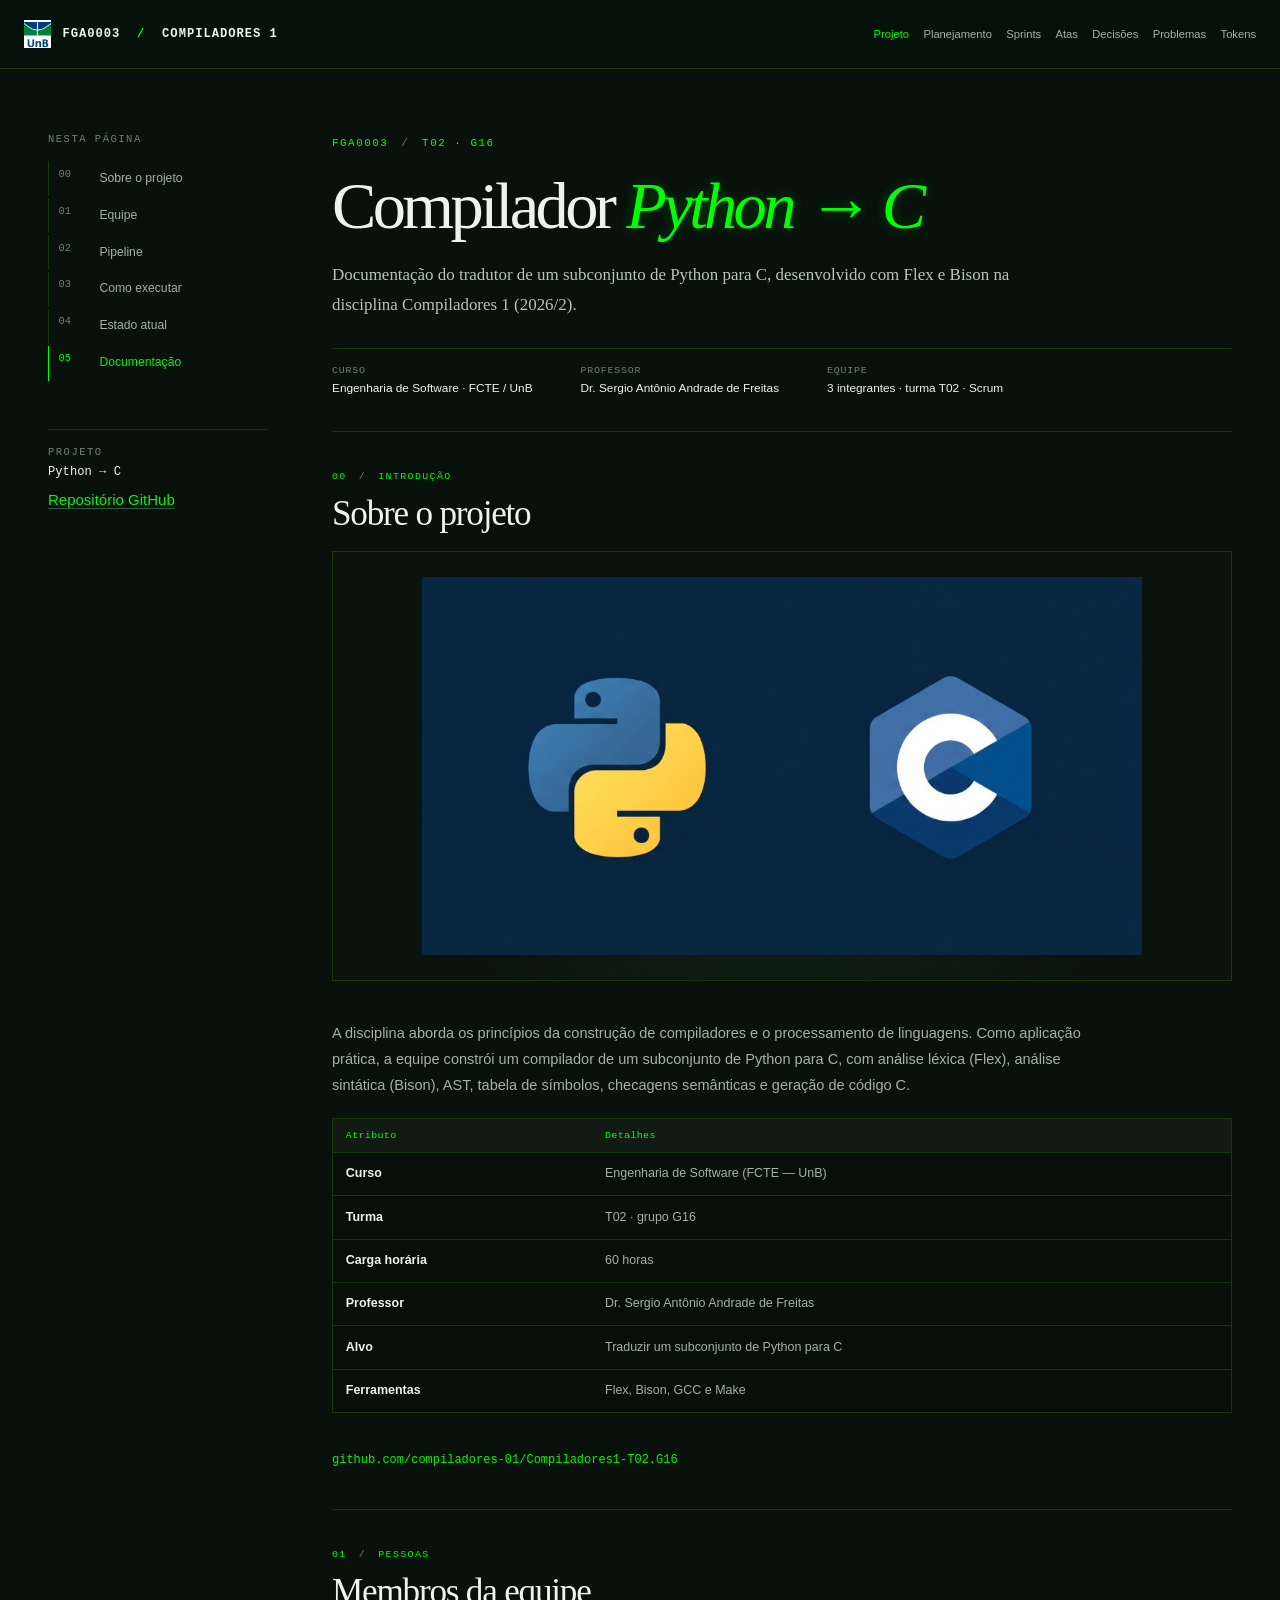
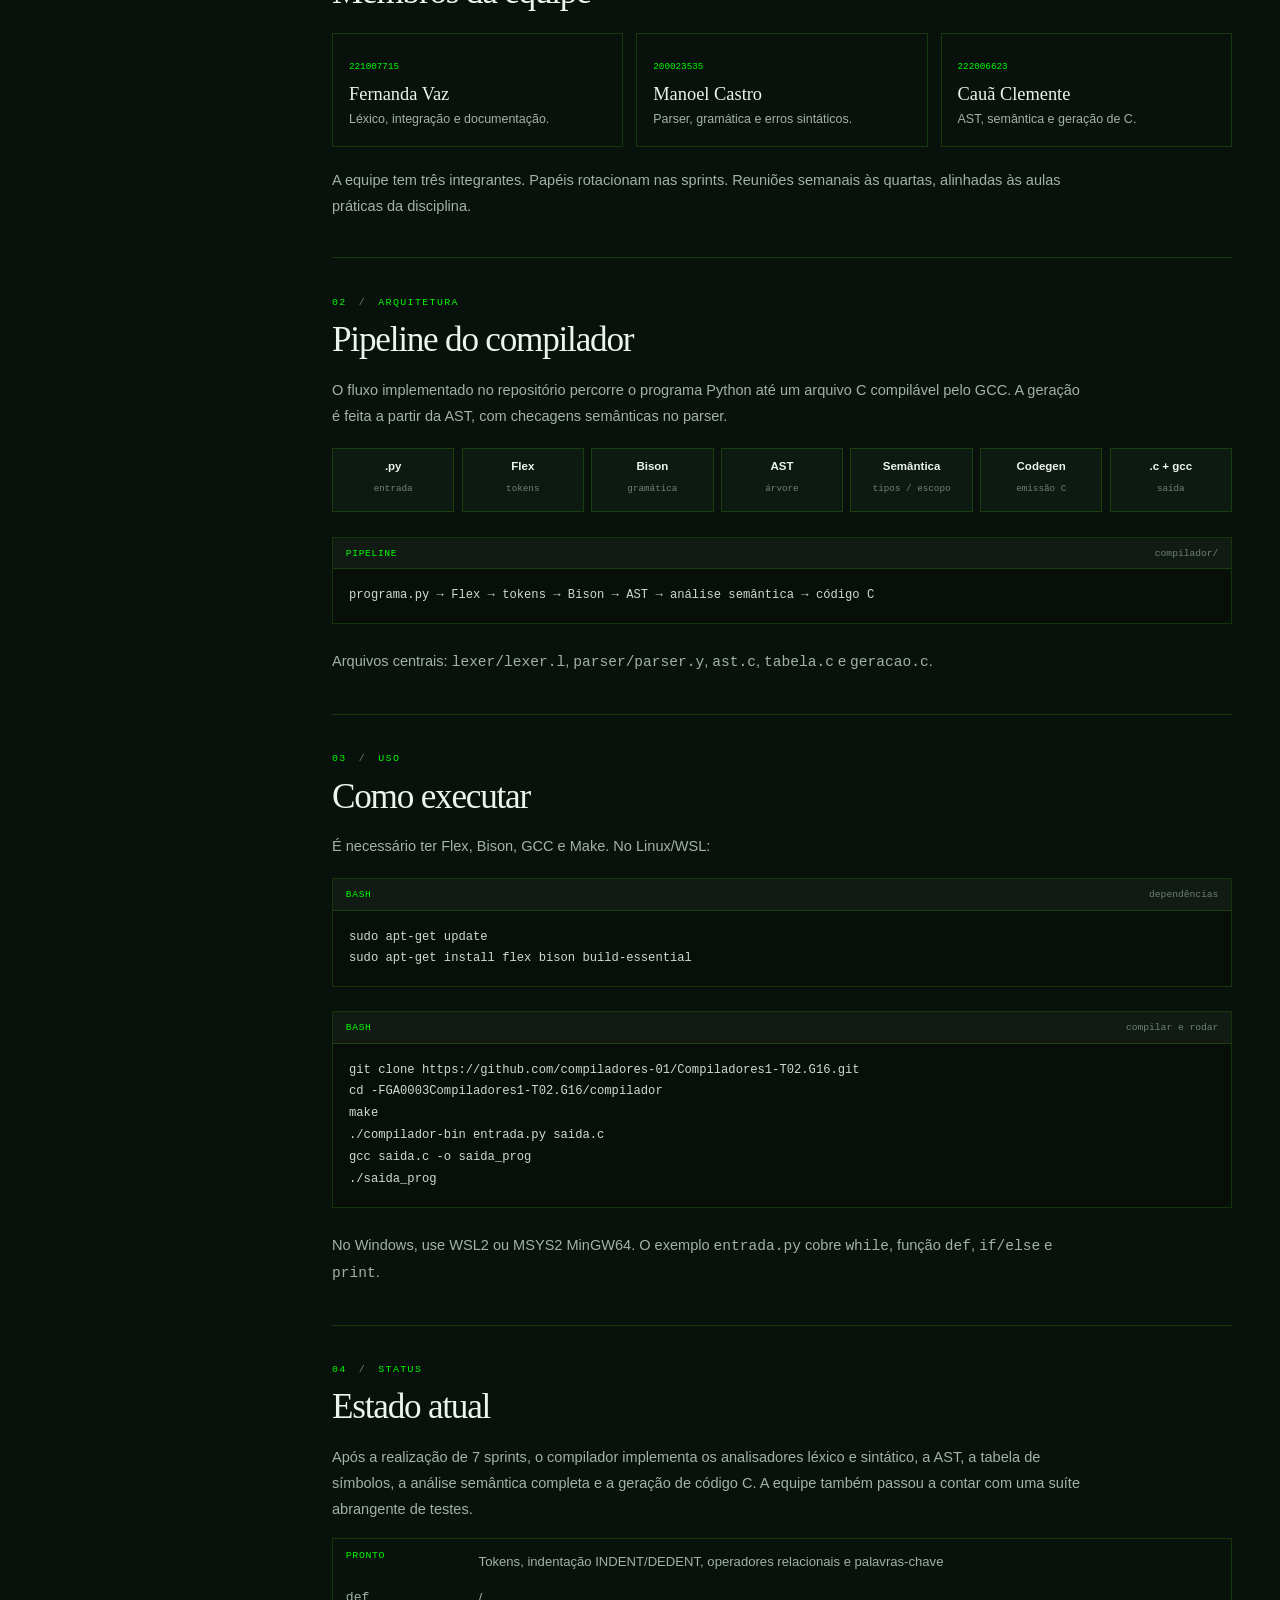
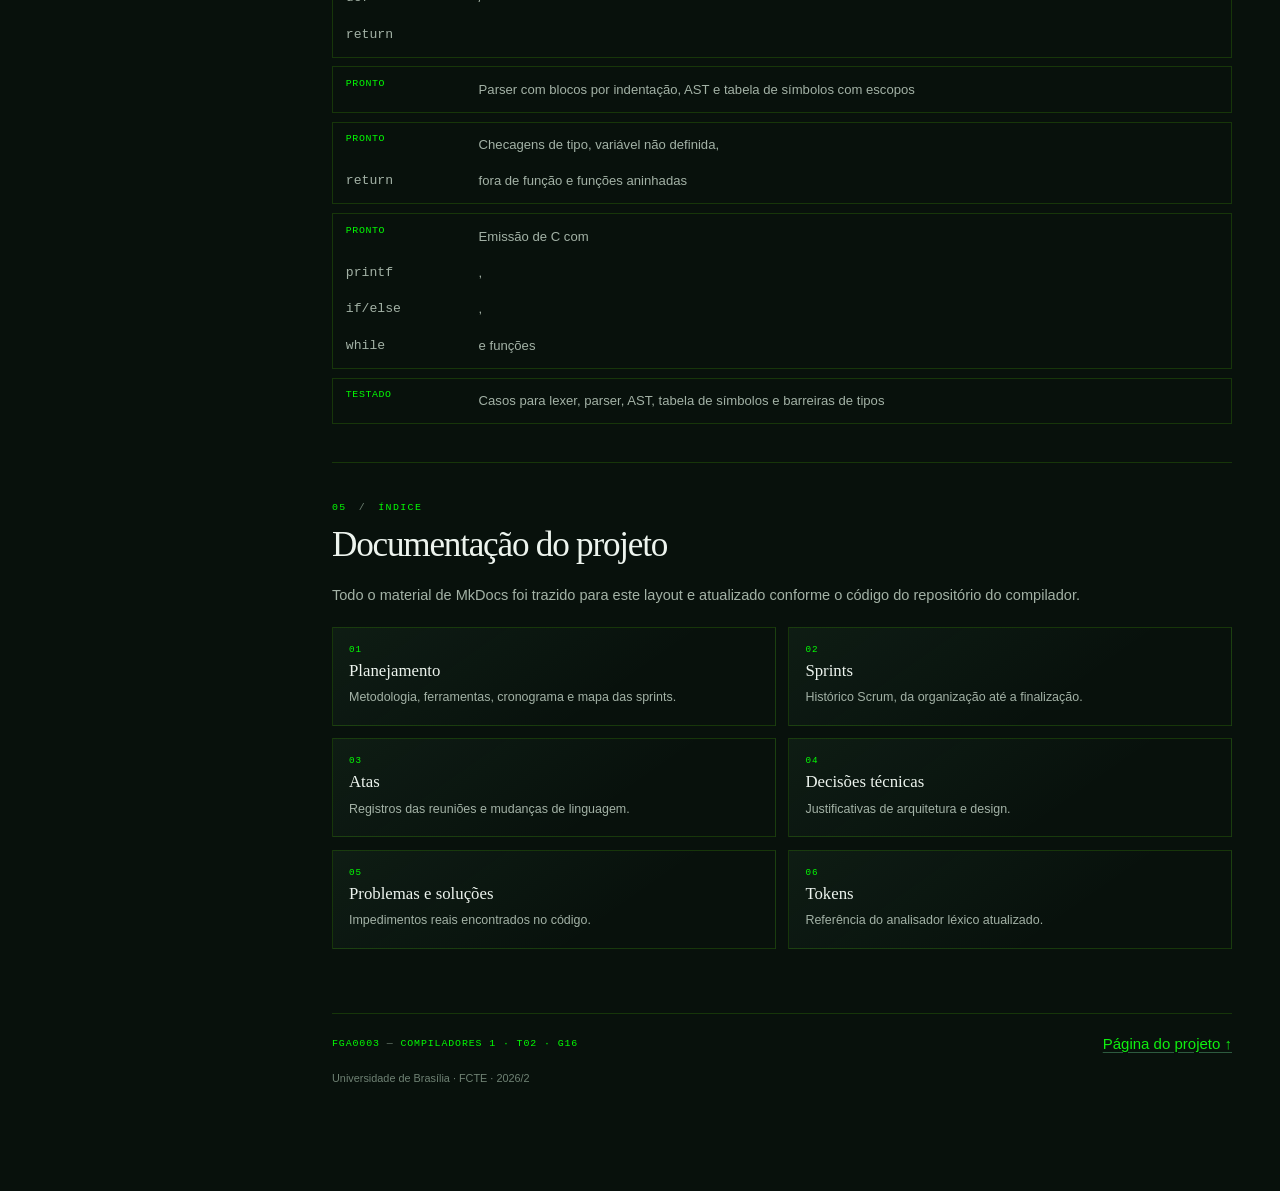
<file: docs/index.html>
<!DOCTYPE html>
<html lang="pt-BR">
  <head>
    <meta charset="UTF-8">
    <meta name="viewport" content="width=device-width, initial-scale=1.0">
    <meta name="theme-color" content="#08110c">
    <meta name="description" content="Documentação do compilador Python para C da disciplina FGA0003 Compiladores 1.">
    <link rel="stylesheet" href="assets/css/styles.css">
    <title>Projeto | Compiladores 1 — FGA0003</title>
    
  </head>
  <body>
    <header class="site-header">
      <nav class="top-nav" aria-label="Navegação principal">
        <a class="brand" href="index.html"><img class="brand__logo" src="assets/img/unb.jpg" alt="UnB">FGA0003 <span>/</span> COMPILADORES 1</a>
        <button class="nav-toggle" id="nav-toggle" type="button" aria-expanded="false" aria-controls="nav-menu">Menu</button>
        <div class="nav-menu" id="nav-menu">
          <a href="index.html" class="is-current">Projeto</a>
          <a href="planejamento.html">Planejamento</a>
          <a href="sprints.html">Sprints</a>
          <a href="atas.html">Atas</a>
          <a href="decisoes.html">Decisões</a>
          <a href="problemas.html">Problemas</a>
          <a href="tokens.html">Tokens</a>
        </div>
      </nav>
    </header>

    <div class="document-shell" id="inicio">
      <aside class="contents" aria-label="Sumário">
        <p class="contents__heading">NESTA PÁGINA</p>
        <nav class="contents__nav">
          <a href="#projeto" class="is-current"><span>00</span> Sobre o projeto</a>
          <a href="#equipe"><span>01</span> Equipe</a>
          <a href="#pipeline"><span>02</span> Pipeline</a>
          <a href="#executar"><span>03</span> Como executar</a>
          <a href="#estado"><span>04</span> Estado atual</a>
          <a href="#documentacao"><span>05</span> Documentação</a>
        </nav>
        <div class="contents__note">
          <span>PROJETO</span>
          <code>Python → C</code>
          <a class="text-link" href="https://github.com/compiladores-01/Compiladores1-T02.G16">Repositório GitHub</a>
        </div>
      </aside>

      <main class="report">
        <article>
          <header class="report__header">
            <p class="kicker">FGA0003 <span>/</span> T02 · G16</p>
            <h1>Compilador <em>Python → C</em></h1>
            <p class="report__lead">Documentação do tradutor de um subconjunto de Python para C, desenvolvido com Flex e Bison na disciplina Compiladores 1 (2026/2).</p>
            <div class="metadata">
              <p><span>Curso</span>Engenharia de Software · FCTE / UnB</p>
              <p><span>Professor</span>Dr. Sergio Antônio Andrade de Freitas</p>
              <p><span>Equipe</span>3 integrantes · turma T02 · Scrum</p>
            </div>
          </header>

          <section class="report-section" id="projeto">
            <p class="section-index">00 <span>/</span> INTRODUÇÃO</p>
            <h2>Sobre o projeto</h2>
            
            <div class="hero-logos"><img src="assets/img/python-c.jpg" alt="Logos de Python e C"></div>
            <p>A disciplina aborda os princípios da construção de compiladores e o processamento de linguagens. Como aplicação prática, a equipe constrói um compilador de um subconjunto de Python para C, com análise léxica (Flex), análise sintática (Bison), AST, tabela de símbolos, checagens semânticas e geração de código C.</p>
            <div class="table-scroll">
              <table class="document-table">
                <thead><tr><th>Atributo</th><th>Detalhes</th></tr></thead>
                <tbody>
                  <tr><th scope="row">Curso</th><td>Engenharia de Software (FCTE — UnB)</td></tr>
                  <tr><th scope="row">Turma</th><td>T02 · grupo G16</td></tr>
                  <tr><th scope="row">Carga horária</th><td>60 horas</td></tr>
                  <tr><th scope="row">Professor</th><td>Dr. Sergio Antônio Andrade de Freitas</td></tr>
                  <tr><th scope="row">Alvo</th><td>Traduzir um subconjunto de Python para C</td></tr>
                  <tr><th scope="row">Ferramentas</th><td>Flex, Bison, GCC e Make</td></tr>
                </tbody>
              </table>
            </div>
            <a class="external-link" href="https://github.com/compiladores-01/Compiladores1-T02.G16">github.com/compiladores-01/Compiladores1-T02.G16</a>
    
          </section>

          <section class="report-section" id="equipe">
            <p class="section-index">01 <span>/</span> PESSOAS</p>
            <h2>Membros da equipe</h2>
            
            <div class="team-grid">
              <div class="team-card"><span>221007715</span><h3>Fernanda Vaz</h3><p>Léxico, integração e documentação.</p></div>
              <div class="team-card"><span>200023535</span><h3>Manoel Castro</h3><p>Parser, gramática e erros sintáticos.</p></div>
              <div class="team-card"><span>222006623</span><h3>Cauã Clemente</h3><p>AST, semântica e geração de C.</p></div>
            </div>
            <p>A equipe tem três integrantes. Papéis rotacionam nas sprints. Reuniões semanais às quartas, alinhadas às aulas práticas da disciplina.</p>
    
          </section>

          <section class="report-section" id="pipeline">
            <p class="section-index">02 <span>/</span> ARQUITETURA</p>
            <h2>Pipeline do compilador</h2>
            
            <p>O fluxo implementado no repositório percorre o programa Python até um arquivo C compilável pelo GCC. A geração é feita a partir da AST, com checagens semânticas no parser.</p>
            <div class="pipeline">
              <div><strong>.py</strong><span>entrada</span></div>
              <div><strong>Flex</strong><span>tokens</span></div>
              <div><strong>Bison</strong><span>gramática</span></div>
              <div><strong>AST</strong><span>árvore</span></div>
              <div><strong>Semântica</strong><span>tipos / escopo</span></div>
              <div><strong>Codegen</strong><span>emissão C</span></div>
              <div><strong>.c + gcc</strong><span>saída</span></div>
            </div>
            <div class="code-block">
              <div class="code-block__header"><span>PIPELINE</span><span>compilador/</span></div>
              <pre><code>programa.py → Flex → tokens → Bison → AST → análise semântica → código C</code></pre>
            </div>
            <p>Arquivos centrais: <code>lexer/lexer.l</code>, <code>parser/parser.y</code>, <code>ast.c</code>, <code>tabela.c</code> e <code>geracao.c</code>.</p>
    
          </section>

          <section class="report-section" id="executar">
            <p class="section-index">03 <span>/</span> USO</p>
            <h2>Como executar</h2>
            
            <p>É necessário ter Flex, Bison, GCC e Make. No Linux/WSL:</p>
            <div class="code-block">
              <div class="code-block__header"><span>BASH</span><span>dependências</span></div>
              <pre><code>sudo apt-get update
sudo apt-get install flex bison build-essential</code></pre>
            </div>
            <div class="code-block">
              <div class="code-block__header"><span>BASH</span><span>compilar e rodar</span></div>
              <pre><code>git clone https://github.com/compiladores-01/Compiladores1-T02.G16.git
cd -FGA0003Compiladores1-T02.G16/compilador
make
./compilador-bin entrada.py saida.c
gcc saida.c -o saida_prog
./saida_prog</code></pre>
            </div>
            <p>No Windows, use WSL2 ou MSYS2 MinGW64. O exemplo <code>entrada.py</code> cobre <code>while</code>, função <code>def</code>, <code>if/else</code> e <code>print</code>.</p>
    
          </section>

          <section class="report-section" id="estado">
            <p class="section-index">04 <span>/</span> STATUS</p>
            <h2>Estado atual</h2>
            
            <p>Após a realização de 7 sprints, o compilador implementa os analisadores léxico e sintático, a AST, a tabela de símbolos, a análise semântica completa e a geração de código C. A equipe também passou a contar com uma suíte abrangente de testes.</p>
            <ul class="status-list">
              <li><span class="badge">PRONTO</span>Tokens, indentação INDENT/DEDENT, operadores relacionais e palavras-chave <code>def</code>/<code>return</code></li>
              <li><span class="badge">PRONTO</span>Parser com blocos por indentação, AST e tabela de símbolos com escopos</li>
              <li><span class="badge">PRONTO</span>Checagens de tipo, variável não definida, <code>return</code> fora de função e funções aninhadas</li>
              <li><span class="badge">PRONTO</span>Emissão de C com <code>printf</code>, <code>if/else</code>, <code>while</code> e funções</li>
              <li><span class="badge">TESTADO</span>Casos para lexer, parser, AST, tabela de símbolos e barreiras de tipos</li>
            </ul>
    
          </section>

          <section class="report-section report-section--last" id="documentacao">
            <p class="section-index">05 <span>/</span> ÍNDICE</p>
            <h2>Documentação do projeto</h2>
            
            <p>Todo o material de MkDocs foi trazido para este layout e atualizado conforme o código do repositório do compilador.</p>
            <div class="doc-grid">
              <a class="doc-card" href="planejamento.html"><span>01</span><strong>Planejamento</strong><p>Metodologia, ferramentas, cronograma e mapa das sprints.</p></a>
              <a class="doc-card" href="sprints.html"><span>02</span><strong>Sprints</strong><p>Histórico Scrum, da organização até a finalização.</p></a>
              <a class="doc-card" href="atas.html"><span>03</span><strong>Atas</strong><p>Registros das reuniões e mudanças de linguagem.</p></a>
              <a class="doc-card" href="decisoes.html"><span>04</span><strong>Decisões técnicas</strong><p>Justificativas de arquitetura e design.</p></a>
              <a class="doc-card" href="problemas.html"><span>05</span><strong>Problemas e soluções</strong><p>Impedimentos reais encontrados no código.</p></a>
              <a class="doc-card" href="tokens.html"><span>06</span><strong>Tokens</strong><p>Referência do analisador léxico atualizado.</p></a>
            </div>
    
          </section>

          <footer class="report-footer">
            <p>FGA0003 <span>—</span> COMPILADORES 1 · T02 · G16</p>
            <a class="text-link" href="index.html">Página do projeto ↑</a>
            <p class="copyright">Universidade de Brasília · FCTE · 2026/2</p>
          </footer>
        </article>
      </main>
    </div>
    <script src="assets/js/main.js"></script>
  </body>
</html>
</file>
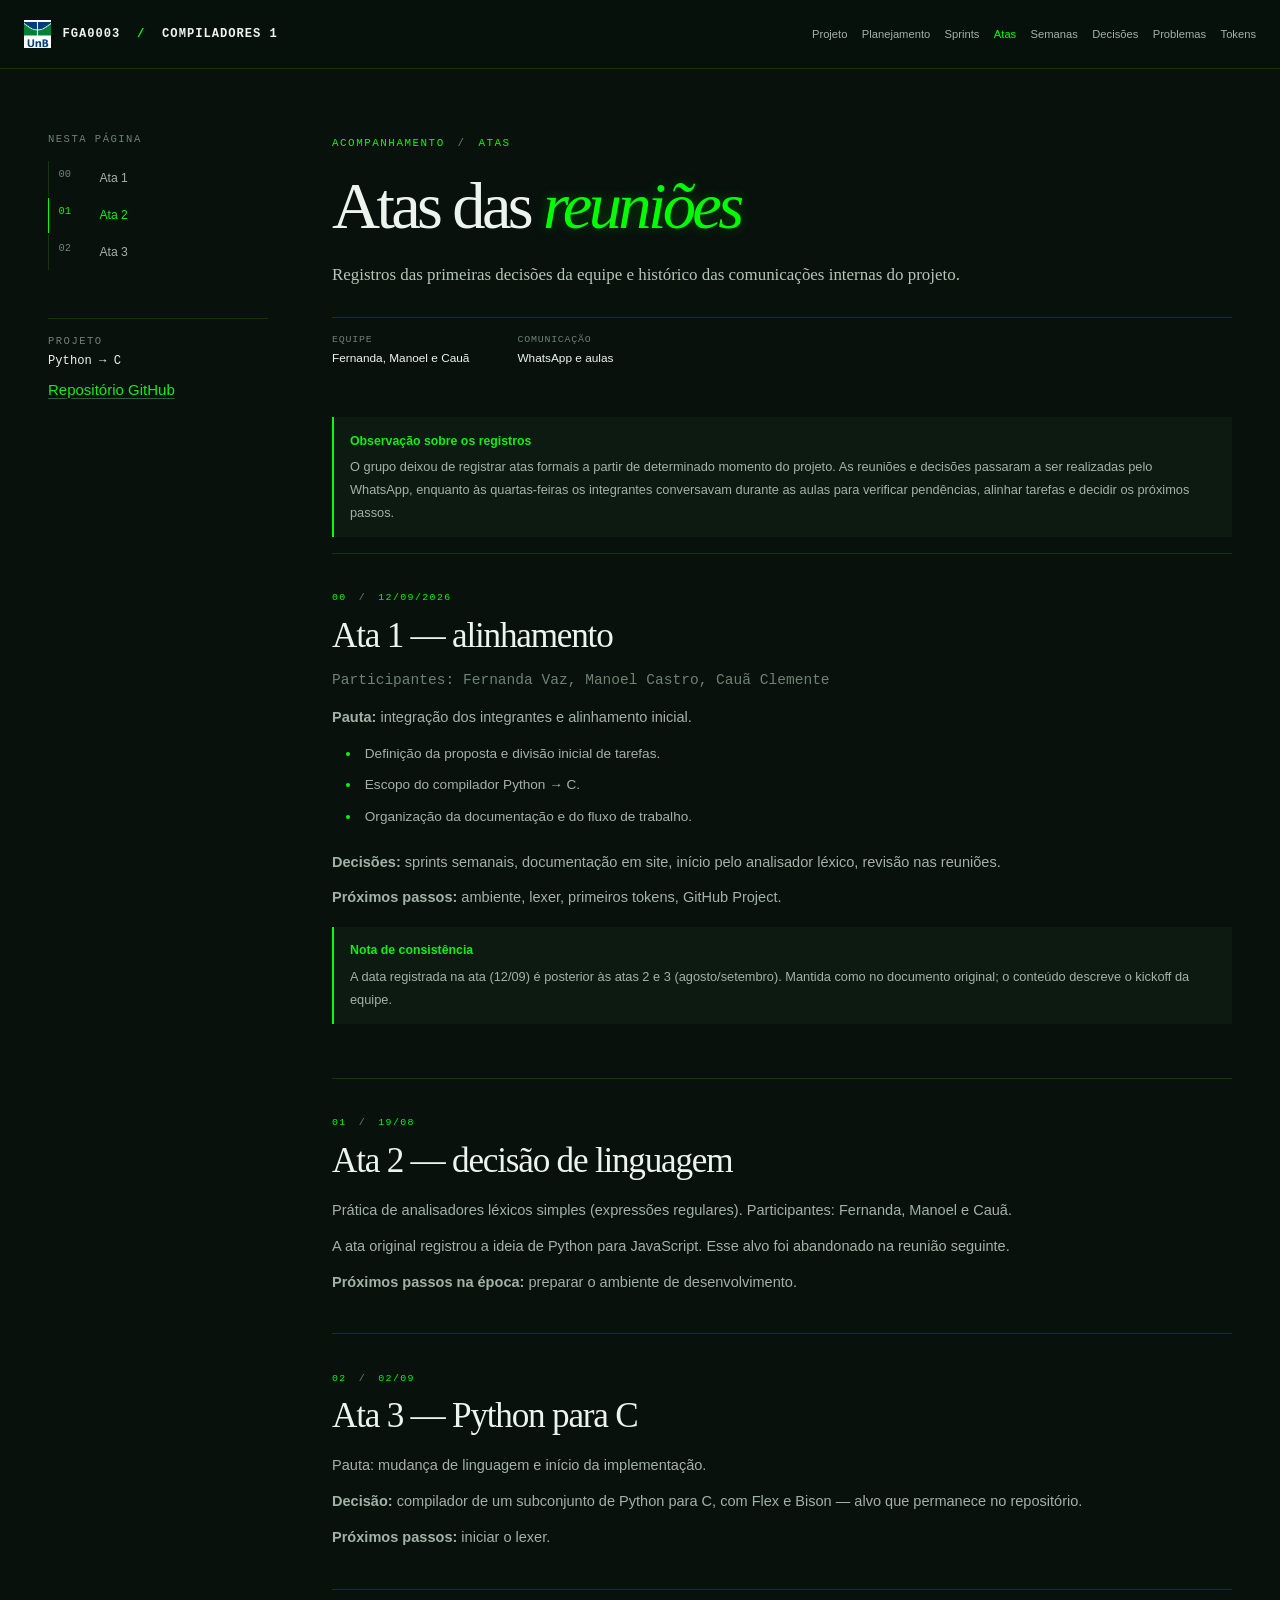
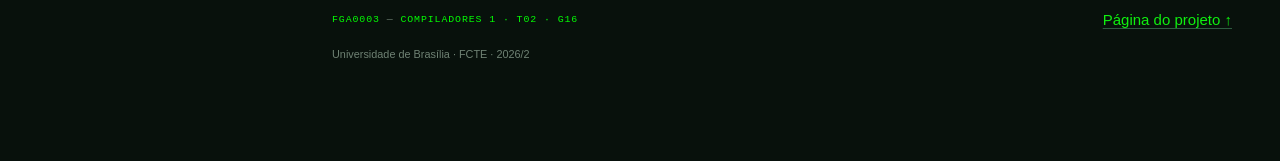
<file: docs/atas.html>
<!DOCTYPE html>
<html lang="pt-BR">
  <head>
    <meta charset="UTF-8">
    <meta name="viewport" content="width=device-width, initial-scale=1.0">
    <meta name="theme-color" content="#08110c">
    <meta name="description" content="Atas das reuniões da equipe G16.">
    <link rel="stylesheet" href="assets/css/styles.css">
    <title>Atas | Compiladores 1 — FGA0003</title>
    
  </head>
  <body>
    <header class="site-header">
      <nav class="top-nav" aria-label="Navegação principal">
        <a class="brand" href="index.html"><img class="brand__logo" src="assets/img/unb.jpg" alt="UnB">FGA0003 <span>/</span> COMPILADORES 1</a>
        <button class="nav-toggle" id="nav-toggle" type="button" aria-expanded="false" aria-controls="nav-menu">Menu</button>
        <div class="nav-menu" id="nav-menu">
          <a href="index.html">Projeto</a>
          <a href="planejamento.html">Planejamento</a>
          <a href="sprints.html">Sprints</a>
          <a href="atas.html" class="is-current">Atas</a>
          <a href="atividades.html">Semanas</a>
          <a href="decisoes.html">Decisões</a>
          <a href="problemas.html">Problemas</a>  
          <a href="tokens.html">Tokens</a>
        </div>
      </nav>
    </header>

    <div class="document-shell" id="inicio">
      <aside class="contents" aria-label="Sumário">
        <p class="contents__heading">NESTA PÁGINA</p>
        <nav class="contents__nav">
          <a href="#ata1" class="is-current"><span>00</span> Ata 1</a>
          <a href="#ata2"><span>01</span> Ata 2</a>
          <a href="#ata3"><span>02</span> Ata 3</a>
        </nav>
        <div class="contents__note">
          <span>PROJETO</span>
          <code>Python → C</code>
          <a class="text-link" href="https://github.com/compiladores-01/Compiladores1-T02.G16">Repositório GitHub</a>
        </div>
      </aside>

      <main class="report">
        <article>
          <header class="report__header">
            <p class="kicker">ACOMPANHAMENTO <span>/</span> ATAS</p>
            <h1>Atas das <em>reuniões</em></h1>
            <p class="report__lead">Registros das primeiras decisões da equipe e histórico das comunicações internas do projeto.</p>
            <div class="metadata">
              <p><span>Equipe</span>Fernanda, Manoel e Cauã</p>
              <p><span>Comunicação</span>WhatsApp e aulas</p>
            </div>
          </header>

          <div class="callout"><strong>Observação sobre os registros</strong><p>O grupo deixou de registrar atas formais a partir de determinado momento do projeto. As reuniões e decisões passaram a ser realizadas pelo WhatsApp, enquanto às quartas-feiras os integrantes conversavam durante as aulas para verificar pendências, alinhar tarefas e decidir os próximos passos.</p></div>

          <section class="report-section" id="ata1">
            <p class="section-index">00 <span>/</span> 12/09/2026</p>
            <h2>Ata 1 — alinhamento</h2>
            
            <p class="meta-row"><span>Participantes: Fernanda Vaz, Manoel Castro, Cauã Clemente</span></p>
            <p><strong>Pauta:</strong> integração dos integrantes e alinhamento inicial.</p>
            <ul class="document-list">
              <li>Definição da proposta e divisão inicial de tarefas.</li>
              <li>Escopo do compilador Python → C.</li>
              <li>Organização da documentação e do fluxo de trabalho.</li>
            </ul>
            <p><strong>Decisões:</strong> sprints semanais, documentação em site, início pelo analisador léxico, revisão nas reuniões.</p>
            <p><strong>Próximos passos:</strong> ambiente, lexer, primeiros tokens, GitHub Project.</p>
            <div class="callout"><strong>Nota de consistência</strong><p>A data registrada na ata (12/09) é posterior às atas 2 e 3 (agosto/setembro). Mantida como no documento original; o conteúdo descreve o kickoff da equipe.</p></div>
    
          </section>

          <section class="report-section" id="ata2">
            <p class="section-index">01 <span>/</span> 19/08</p>
            <h2>Ata 2 — decisão de linguagem</h2>
            
            <p>Prática de analisadores léxicos simples (expressões regulares). Participantes: Fernanda, Manoel e Cauã.</p>
            <p>A ata original registrou a ideia de Python para JavaScript. Esse alvo foi abandonado na reunião seguinte.</p>
            <p><strong>Próximos passos na época:</strong> preparar o ambiente de desenvolvimento.</p>
    
          </section>

          <section class="report-section" id="ata3">
            <p class="section-index">02 <span>/</span> 02/09</p>
            <h2>Ata 3 — Python para C</h2>
            
            <p>Pauta: mudança de linguagem e início da implementação.</p>
            <p><strong>Decisão:</strong> compilador de um subconjunto de Python para C, com Flex e Bison — alvo que permanece no repositório.</p>
            <p><strong>Próximos passos:</strong> iniciar o lexer.</p>
    
          </section>

          

          <footer class="report-footer">
            <p>FGA0003 <span>—</span> COMPILADORES 1 · T02 · G16</p>
            <a class="text-link" href="index.html">Página do projeto ↑</a>
            <p class="copyright">Universidade de Brasília · FCTE · 2026/2</p>
          </footer>
        </article>
      </main>
    </div>
    <script src="assets/js/main.js"></script>
  </body>
</html>
</file>
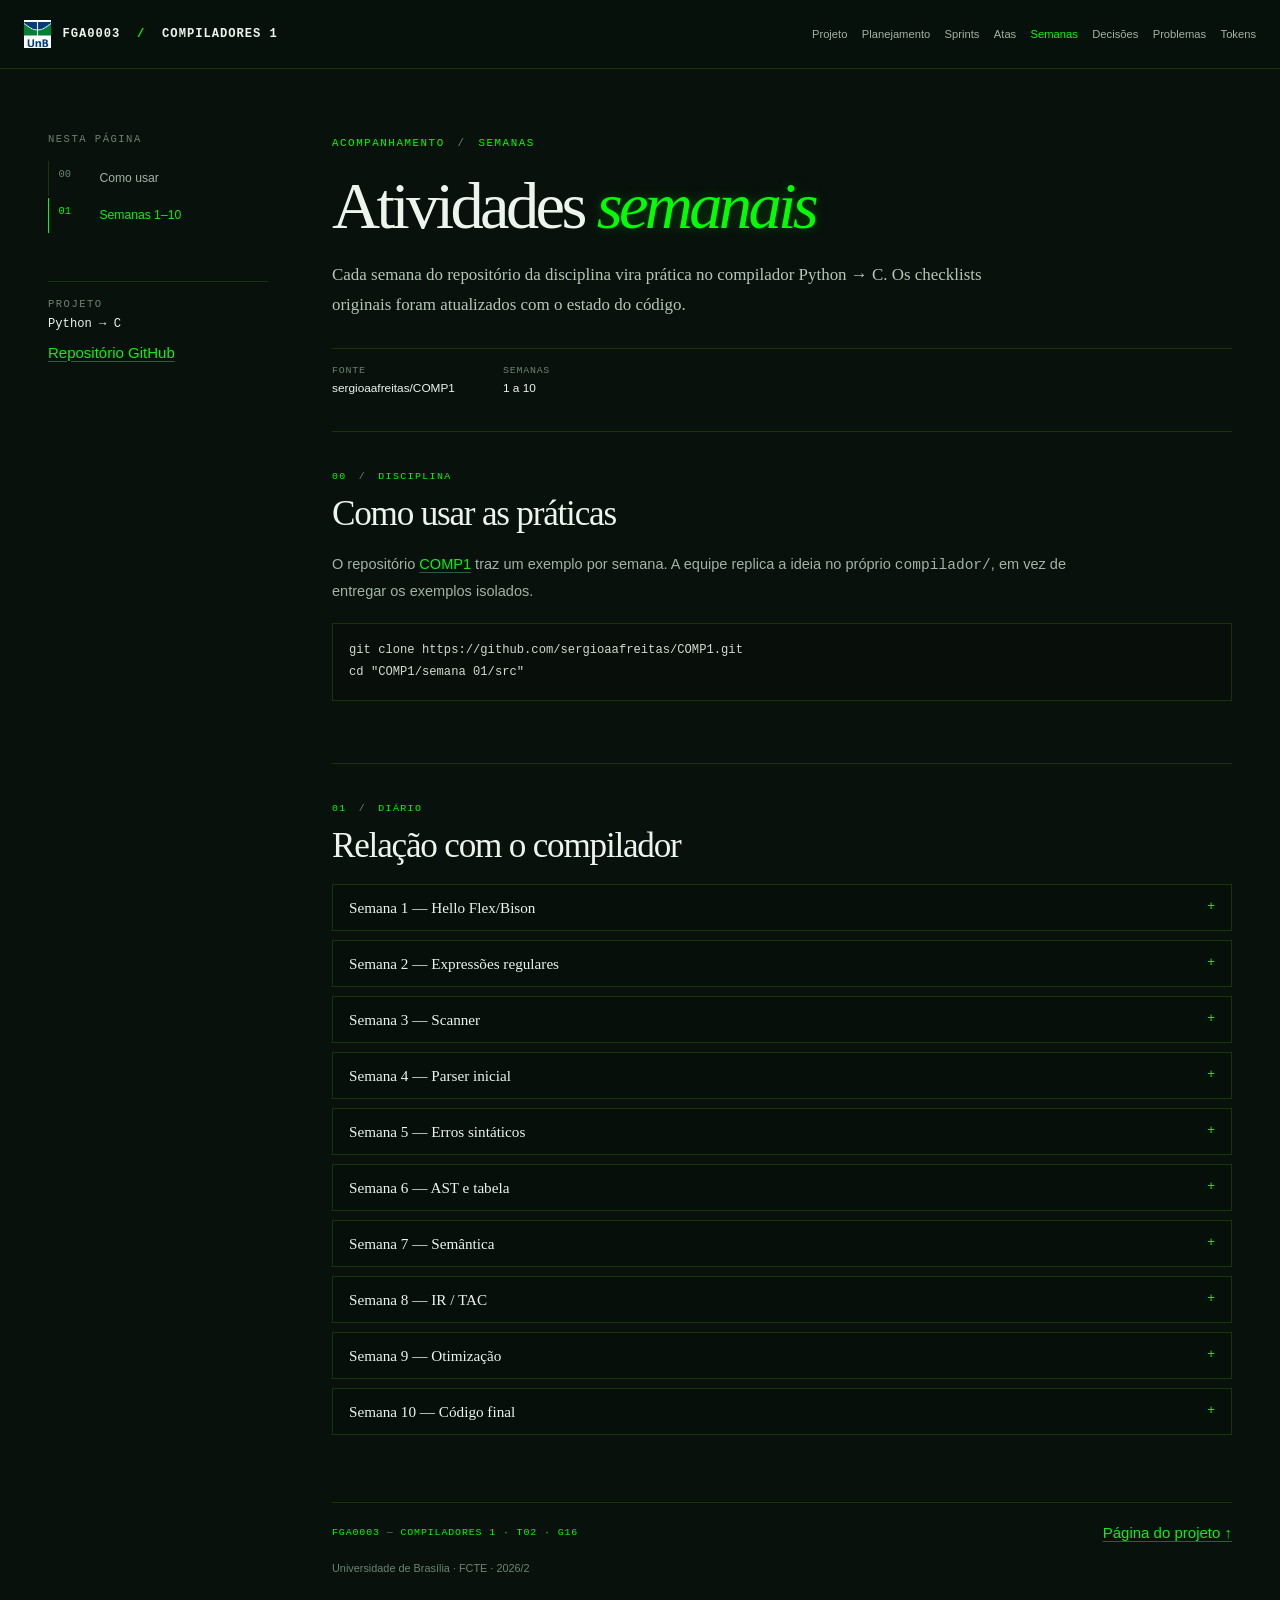
<file: docs/atividades.html>
<!DOCTYPE html>
<html lang="pt-BR">
  <head>
    <meta charset="UTF-8">
    <meta name="viewport" content="width=device-width, initial-scale=1.0">
    <meta name="theme-color" content="#08110c">
    <meta name="description" content="Atividades semanais da disciplina ligadas ao compilador.">
    <link rel="stylesheet" href="assets/css/styles.css">
    <title>Atividades semanais | Compiladores 1 — FGA0003</title>
    
  </head>
  <body>
    <header class="site-header">
      <nav class="top-nav" aria-label="Navegação principal">
        <a class="brand" href="index.html"><img class="brand__logo" src="assets/img/unb.jpg" alt="UnB">FGA0003 <span>/</span> COMPILADORES 1</a>
        <button class="nav-toggle" id="nav-toggle" type="button" aria-expanded="false" aria-controls="nav-menu">Menu</button>
        <div class="nav-menu" id="nav-menu">
          <a href="index.html">Projeto</a>
          <a href="planejamento.html">Planejamento</a>
          <a href="sprints.html">Sprints</a>
          <a href="atas.html">Atas</a>
          <a href="atividades.html" class="is-current">Semanas</a>
          <a href="decisoes.html">Decisões</a>
          <a href="problemas.html">Problemas</a>
          <a href="tokens.html">Tokens</a>
        </div>
      </nav>
    </header>

    <div class="document-shell" id="inicio">
      <aside class="contents" aria-label="Sumário">
        <p class="contents__heading">NESTA PÁGINA</p>
        <nav class="contents__nav">
          <a href="#como" class="is-current"><span>00</span> Como usar</a>
          <a href="#semanas"><span>01</span> Semanas 1–10</a>
        </nav>
        <div class="contents__note">
          <span>PROJETO</span>
          <code>Python → C</code>
          <a class="text-link" href="https://github.com/compiladores-01/Compiladores1-T02.G16">Repositório GitHub</a>
        </div>
      </aside>

      <main class="report">
        <article>
          <header class="report__header">
            <p class="kicker">ACOMPANHAMENTO <span>/</span> SEMANAS</p>
            <h1>Atividades <em>semanais</em></h1>
            <p class="report__lead">Cada semana do repositório da disciplina vira prática no compilador Python → C. Os checklists originais foram atualizados com o estado do código.</p>
            <div class="metadata">
              <p><span>Fonte</span>sergioaafreitas/COMP1</p>
              <p><span>Semanas</span>1 a 10</p>
            </div>
          </header>

          <section class="report-section" id="como">
            <p class="section-index">00 <span>/</span> DISCIPLINA</p>
            <h2>Como usar as práticas</h2>
            
            <p>O repositório <a class="text-link" href="https://github.com/sergioaafreitas/COMP1">COMP1</a> traz um exemplo por semana. A equipe replica a ideia no próprio <code>compilador/</code>, em vez de entregar os exemplos isolados.</p>
            <div class="code-block"><pre><code>git clone https://github.com/sergioaafreitas/COMP1.git
cd "COMP1/semana 01/src"</code></pre></div>
    
          </section>

          <section class="report-section report-section--last" id="semanas">
            <p class="section-index">01 <span>/</span> DIÁRIO</p>
            <h2>Relação com o compilador</h2>
            <div class="accordion"><details><summary>Semana 1 — Hello Flex/Bison</summary><div class="accordion__body"><p><strong>Material:</strong> Glossário, guias de ambiente, compilador e interpretador, proposta do trabalho. Prática: hello.l / hello.y.</p><p><strong>No projeto G16:</strong> Ambiente configurado, Hello World compilando, subset Python → C confirmada.</p></div></details><details><summary>Semana 2 — Expressões regulares</summary><div class="accordion__body"><p><strong>Material:</strong> Guia de ERs no Flex; exemplo que reconhece números e operadores.</p><p><strong>No projeto G16:</strong> Tokens da subset esboçados em lexer.l; Makefile inspirado na prática.</p></div></details><details><summary>Semana 3 — Scanner</summary><div class="accordion__body"><p><strong>Material:</strong> scanner.l com if/while, ids, números, operadores e comentários C.</p><p><strong>No projeto G16:</strong> Adaptado para keywords Python, comentários # e tokens consumidos pelo Bison.</p></div></details><details><summary>Semana 4 — Parser inicial</summary><div class="accordion__body"><p><strong>Material:</strong> Expressões com precedência * / sobre + -.</p><p><strong>No projeto G16:</strong> parser.y da subset, precedência e Makefile integrando lexer + parser.</p></div></details><details><summary>Semana 5 — Erros sintáticos</summary><div class="accordion__body"><p><strong>Material:</strong> Recuperação via error até ;, yyerrok / yyclearin.</p><p><strong>No projeto G16:</strong> No Python usamos NEWLINE/INDENT em vez de ponto e vírgula. yyerror reporta a linha; recuperação completa ainda é melhoria.</p></div></details><details><summary>Semana 6 — AST e tabela</summary><div class="accordion__body"><p><strong>Material:</strong> ast.c, tabela.c e tipos.h a partir de expressões com identificadores.</p><p><strong>No projeto G16:</strong> Nós de stmt Python e tabela com escopos; base da semântica e do codegen. Marco P1.</p></div></details><details><summary>Semana 7 — Semântica</summary><div class="accordion__body"><p><strong>Material:</strong> Testes de variável não declarada, redeclaração e tipos.</p><p><strong>No projeto G16:</strong> Regras no parser.y; mensagens claras para demo P2. Suíte tests/ ainda pode crescer.</p></div></details><details><summary>Semana 8 — IR / TAC</summary><div class="accordion__body"><p><strong>Material:</strong> Protótipo de três endereços na disciplina.</p><p><strong>No projeto G16:</strong> A equipe optou por emitir C direto da AST, sem TAC no binário atual.</p></div></details><details><summary>Semana 9 — Otimização</summary><div class="accordion__body"><p><strong>Material:</strong> Constant folding sobre a AST.</p><p><strong>No projeto G16:</strong> Não está no gerador atual; documentada como melhoria.</p></div></details><details><summary>Semana 10 — Código final</summary><div class="accordion__body"><p><strong>Material:</strong> Exemplo Java mínimo → bitcode textual.</p><p><strong>No projeto G16:</strong> No nosso caso o alvo é C: percorrer AST e emitir saida.c, depois gcc.</p></div></details></div>
          </section>

          <footer class="report-footer">
            <p>FGA0003 <span>—</span> COMPILADORES 1 · T02 · G16</p>
            <a class="text-link" href="index.html">Página do projeto ↑</a>
            <p class="copyright">Universidade de Brasília · FCTE · 2026/2</p>
          </footer>
        </article>
      </main>
    </div>
    <script src="assets/js/main.js"></script>
  </body>
</html>
</file>
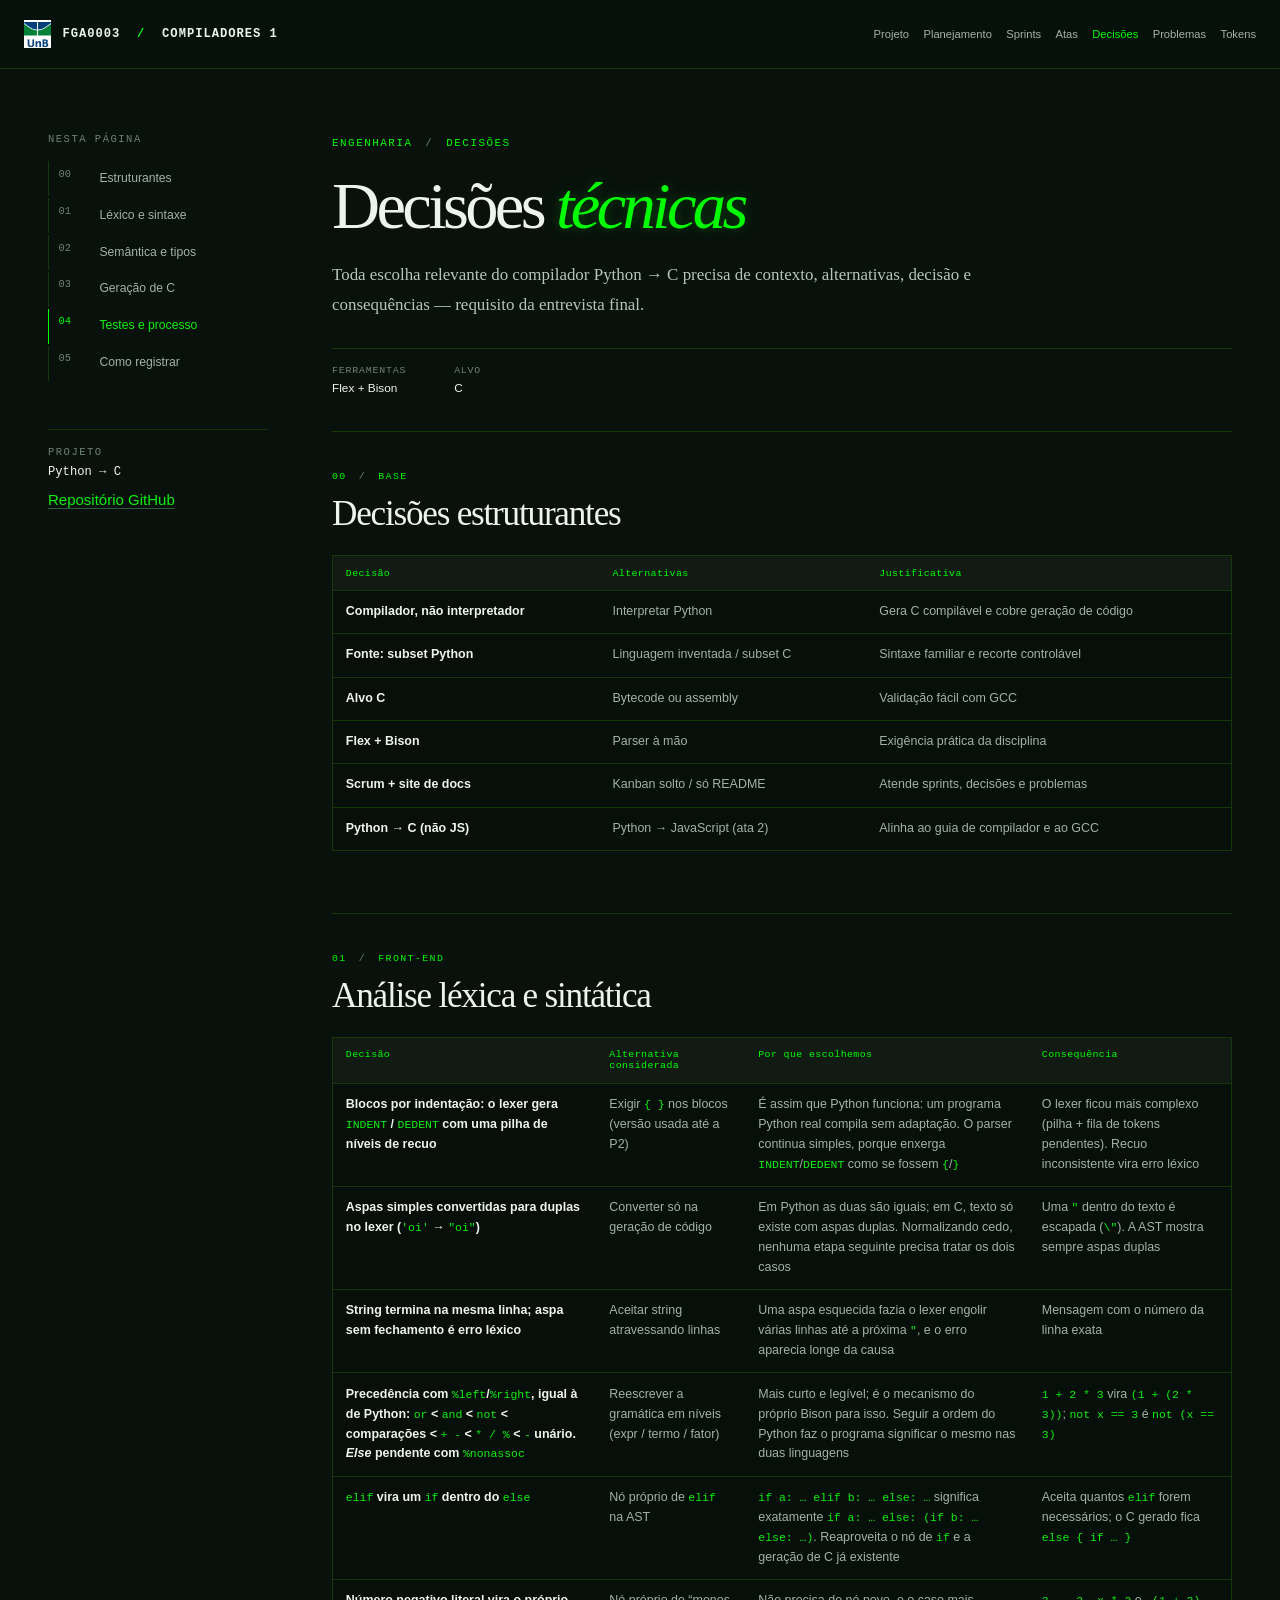
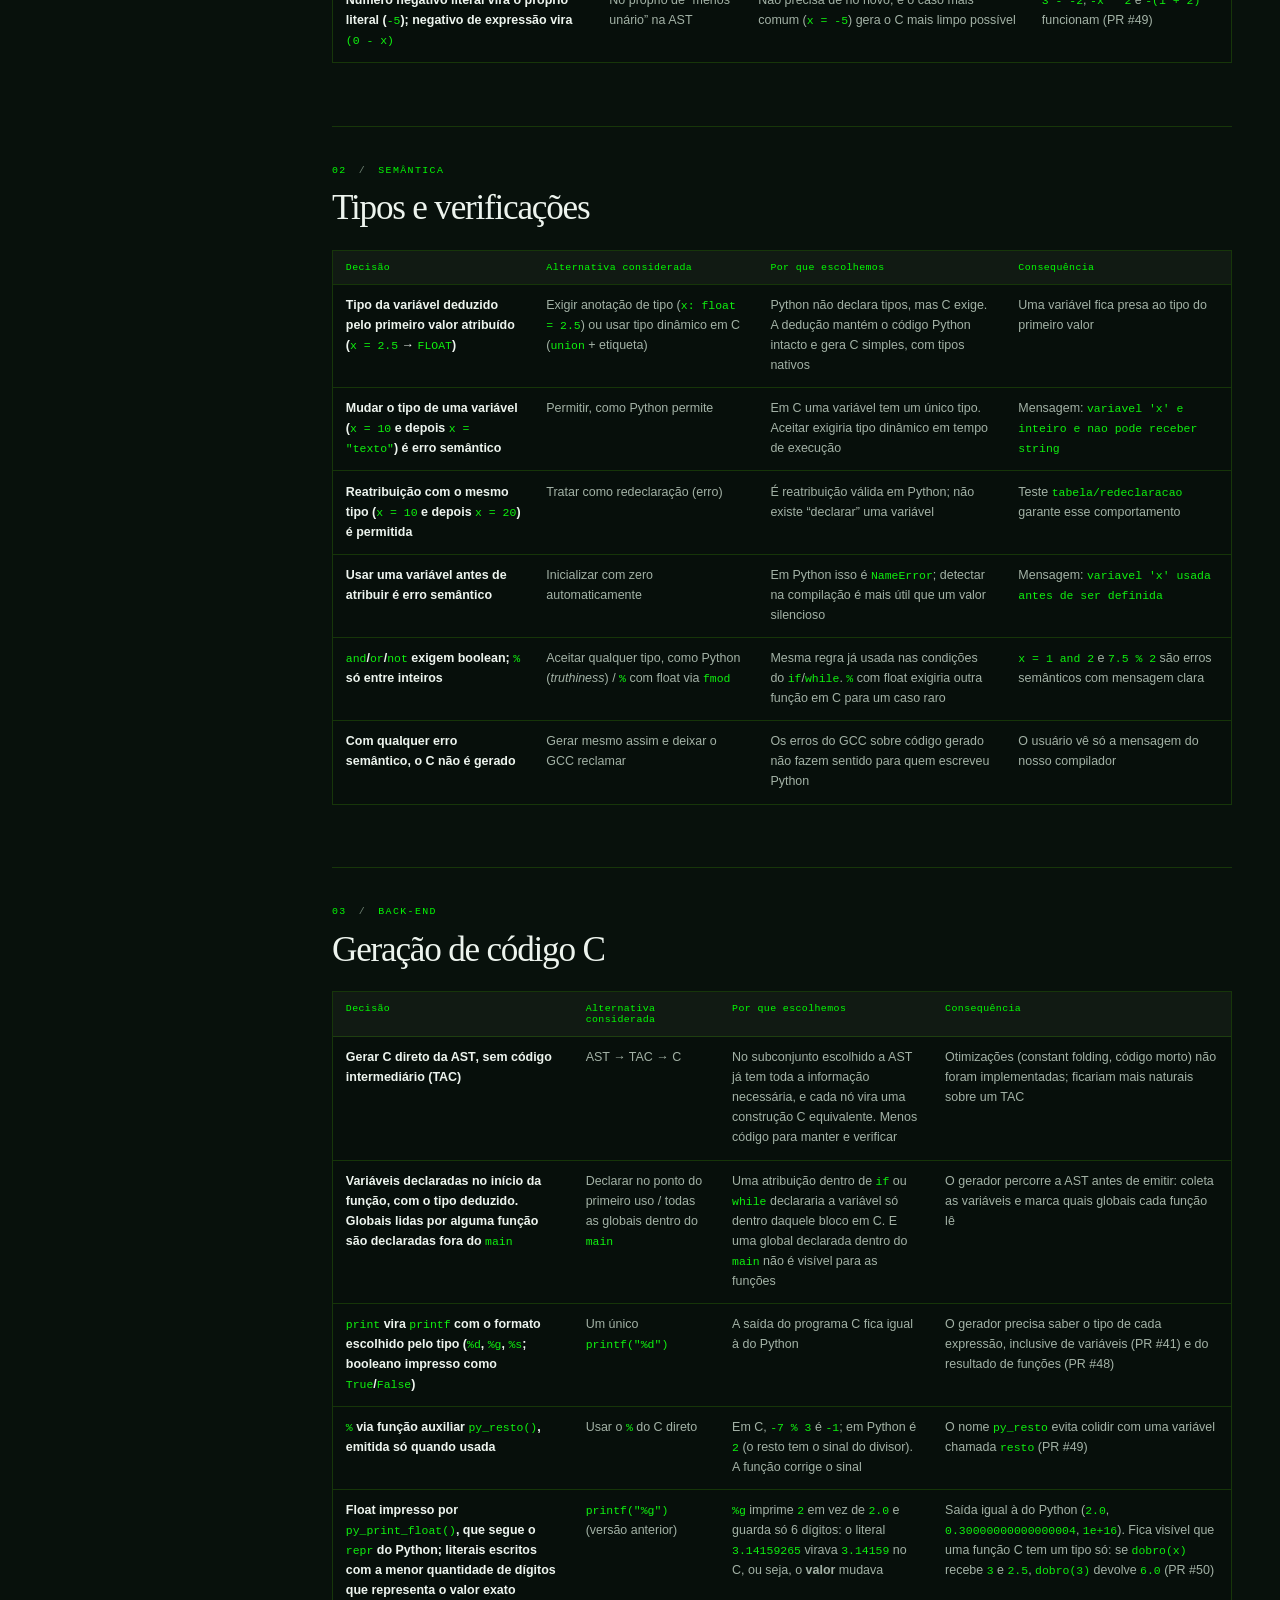
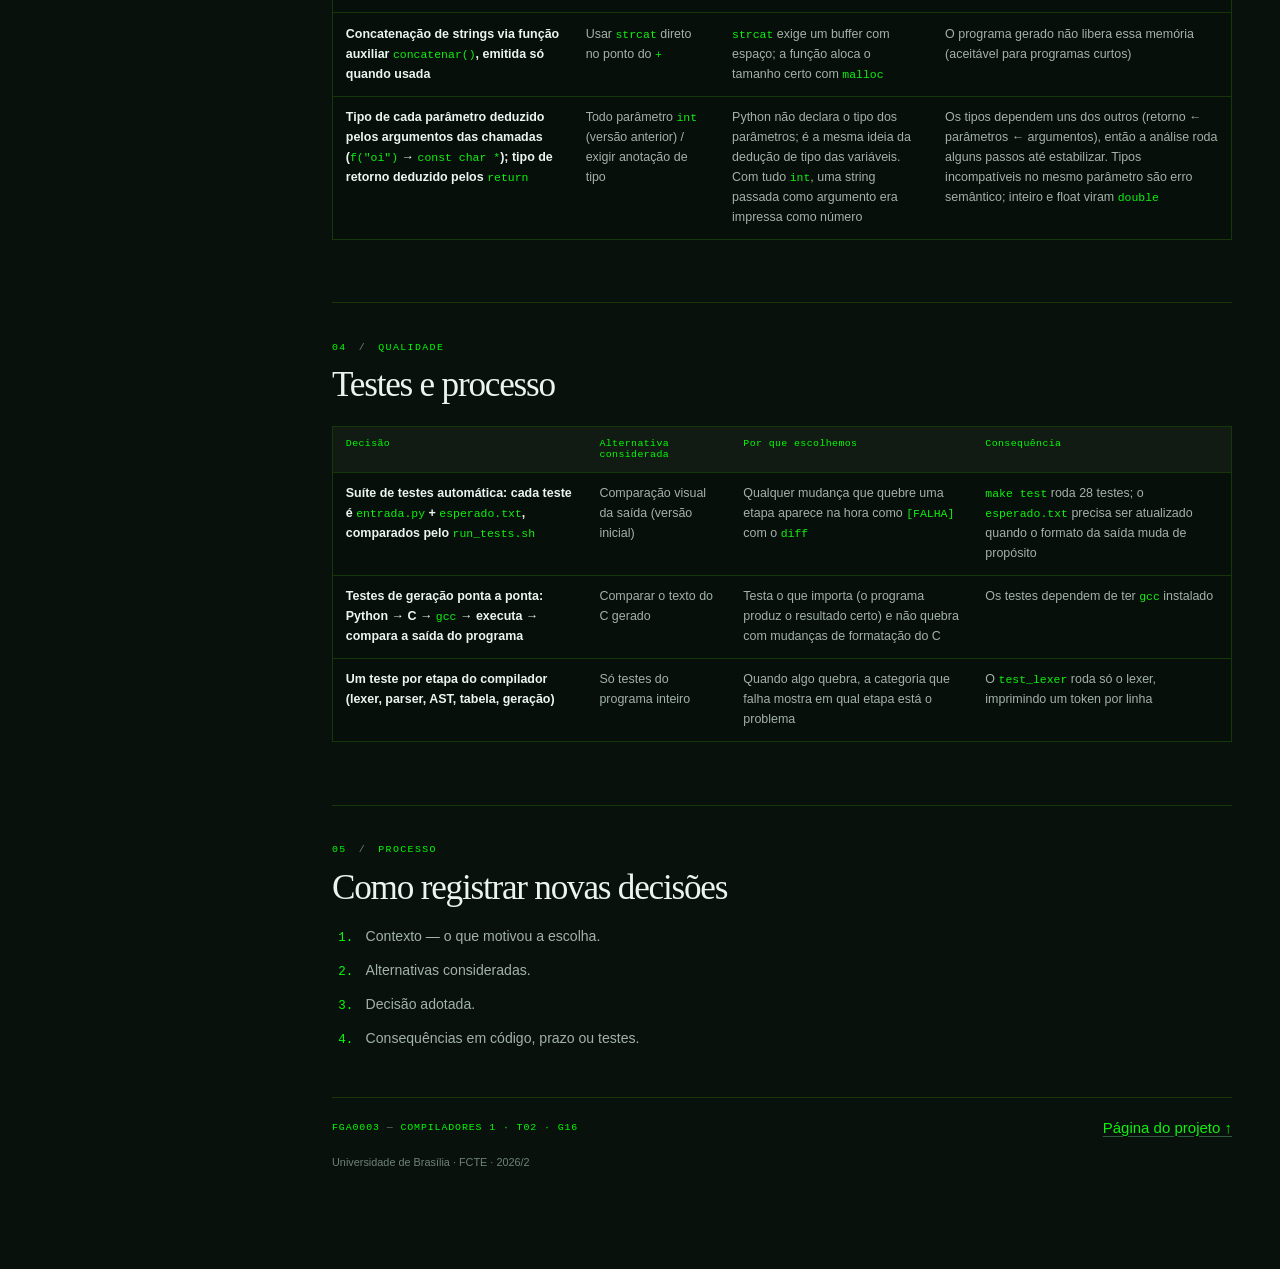
<file: docs/decisoes.html>
<!DOCTYPE html>
<html lang="pt-BR">
  <head>
    <meta charset="UTF-8">
    <meta name="viewport" content="width=device-width, initial-scale=1.0">
    <meta name="theme-color" content="#08110c">
    <meta name="description" content="Decisões técnicas do compilador Python para C.">
    <link rel="stylesheet" href="assets/css/styles.css">
    <title>Decisões técnicas | Compiladores 1 — FGA0003</title>
    
  </head>
  <body>
    <header class="site-header">
      <nav class="top-nav" aria-label="Navegação principal">
        <a class="brand" href="index.html"><img class="brand__logo" src="assets/img/unb.jpg" alt="UnB">FGA0003 <span>/</span> COMPILADORES 1</a>
        <button class="nav-toggle" id="nav-toggle" type="button" aria-expanded="false" aria-controls="nav-menu">Menu</button>
        <div class="nav-menu" id="nav-menu">
          <a href="index.html">Projeto</a>
          <a href="planejamento.html">Planejamento</a>
          <a href="sprints.html">Sprints</a>
          <a href="atas.html">Atas</a>
          <a href="decisoes.html" class="is-current">Decisões</a>
          <a href="problemas.html">Problemas</a>
          <a href="tokens.html">Tokens</a>
        </div>
      </nav>
    </header>

    <div class="document-shell" id="inicio">
      <aside class="contents" aria-label="Sumário">
        <p class="contents__heading">NESTA PÁGINA</p>
        <nav class="contents__nav">
          <a href="#estruturantes" class="is-current"><span>00</span> Estruturantes</a>
          <a href="#frontend"><span>01</span> Léxico e sintaxe</a>
          <a href="#semantica"><span>02</span> Semântica e tipos</a>
          <a href="#geracao"><span>03</span> Geração de C</a>
          <a href="#qualidade"><span>04</span> Testes e processo</a>
          <a href="#registro"><span>05</span> Como registrar</a>
        </nav>
        <div class="contents__note">
          <span>PROJETO</span>
          <code>Python → C</code>
          <a class="text-link" href="https://github.com/compiladores-01/Compiladores1-T02.G16">Repositório GitHub</a>
        </div>
      </aside>

      <main class="report">
        <article>
          <header class="report__header">
            <p class="kicker">ENGENHARIA <span>/</span> DECISÕES</p>
            <h1>Decisões <em>técnicas</em></h1>
            <p class="report__lead">Toda escolha relevante do compilador Python → C precisa de contexto, alternativas, decisão e consequências — requisito da entrevista final.</p>
            <div class="metadata">
              <p><span>Ferramentas</span>Flex + Bison</p>
              <p><span>Alvo</span>C</p>
            </div>
          </header>

          <section class="report-section" id="estruturantes">
            <p class="section-index">00 <span>/</span> BASE</p>
            <h2>Decisões estruturantes</h2>
            <div class="table-scroll">
              <table class="document-table">
                <thead><tr><th>Decisão</th><th>Alternativas</th><th>Justificativa</th></tr></thead>
                <tbody>
                  <tr><th>Compilador, não interpretador</th><td>Interpretar Python</td><td>Gera C compilável e cobre geração de código</td></tr>
                  <tr><th>Fonte: subset Python</th><td>Linguagem inventada / subset C</td><td>Sintaxe familiar e recorte controlável</td></tr>
                  <tr><th>Alvo C</th><td>Bytecode ou assembly</td><td>Validação fácil com GCC</td></tr>
                  <tr><th>Flex + Bison</th><td>Parser à mão</td><td>Exigência prática da disciplina</td></tr>
                  <tr><th>Scrum + site de docs</th><td>Kanban solto / só README</td><td>Atende sprints, decisões e problemas</td></tr>
                  <tr><th>Python → C (não JS)</th><td>Python → JavaScript (ata 2)</td><td>Alinha ao guia de compilador e ao GCC</td></tr>
                </tbody>
              </table>
            </div>
          </section>

          <section class="report-section" id="frontend">
            <p class="section-index">01 <span>/</span> FRONT-END</p>
            <h2>Análise léxica e sintática</h2>
            <div class="table-scroll">
              <table class="document-table">
                <thead><tr><th>Decisão</th><th>Alternativa considerada</th><th>Por que escolhemos</th><th>Consequência</th></tr></thead>
                <tbody>
                  <tr><th>Blocos por <strong>indentação</strong>: o lexer gera <code>INDENT</code> / <code>DEDENT</code> com uma pilha de níveis de recuo</th><td>Exigir <code>{ }</code> nos blocos (versão usada até a P2)</td><td>É assim que Python funciona: um programa Python real compila sem adaptação. O parser continua simples, porque enxerga <code>INDENT</code>/<code>DEDENT</code> como se fossem <code>{</code>/<code>}</code></td><td>O lexer ficou mais complexo (pilha + fila de tokens pendentes). Recuo inconsistente vira erro léxico</td></tr>
                  <tr><th>Aspas simples convertidas para duplas no lexer (<code>'oi'</code> → <code>"oi"</code>)</th><td>Converter só na geração de código</td><td>Em Python as duas são iguais; em C, texto só existe com aspas duplas. Normalizando cedo, nenhuma etapa seguinte precisa tratar os dois casos</td><td>Uma <code>"</code> dentro do texto é escapada (<code>\"</code>). A AST mostra sempre aspas duplas</td></tr>
                  <tr><th>String termina na mesma linha; aspa sem fechamento é <strong>erro léxico</strong></th><td>Aceitar string atravessando linhas</td><td>Uma aspa esquecida fazia o lexer engolir várias linhas até a próxima <code>"</code>, e o erro aparecia longe da causa</td><td>Mensagem com o número da linha exata</td></tr>
                  <tr><th>Precedência com <code>%left</code>/<code>%right</code>, igual à de Python: <code>or</code> &lt; <code>and</code> &lt; <code>not</code> &lt; comparações &lt; <code>+ -</code> &lt; <code>* / %</code> &lt; <code>-</code> unário. <em>Else</em> pendente com <code>%nonassoc</code></th><td>Reescrever a gramática em níveis (expr / termo / fator)</td><td>Mais curto e legível; é o mecanismo do próprio Bison para isso. Seguir a ordem do Python faz o programa significar o mesmo nas duas linguagens</td><td><code>1 + 2 * 3</code> vira <code>(1 + (2 * 3))</code>; <code>not x == 3</code> é <code>not (x == 3)</code></td></tr>
                  <tr><th><code>elif</code> vira um <code>if</code> dentro do <code>else</code></th><td>Nó próprio de <code>elif</code> na AST</td><td><code>if a: … elif b: … else: …</code> significa exatamente <code>if a: … else: (if b: … else: …)</code>. Reaproveita o nó de <code>if</code> e a geração de C já existente</td><td>Aceita quantos <code>elif</code> forem necessários; o C gerado fica <code>else { if … }</code></td></tr>
                  <tr><th>Número negativo literal vira o próprio literal (<code>-5</code>); negativo de expressão vira <code>(0 - x)</code></th><td>Nó próprio de “menos unário” na AST</td><td>Não precisa de nó novo, e o caso mais comum (<code>x = -5</code>) gera o C mais limpo possível</td><td><code>3 - -2</code>, <code>-x * 2</code> e <code>-(1 + 2)</code> funcionam (PR #49)</td></tr>
                </tbody>
              </table>
            </div>
          </section>

          <section class="report-section" id="semantica">
            <p class="section-index">02 <span>/</span> SEMÂNTICA</p>
            <h2>Tipos e verificações</h2>
            <div class="table-scroll">
              <table class="document-table">
                <thead><tr><th>Decisão</th><th>Alternativa considerada</th><th>Por que escolhemos</th><th>Consequência</th></tr></thead>
                <tbody>
                  <tr><th>Tipo da variável <strong>deduzido pelo primeiro valor atribuído</strong> (<code>x = 2.5</code> → <code>FLOAT</code>)</th><td>Exigir anotação de tipo (<code>x: float = 2.5</code>) ou usar tipo dinâmico em C (<code>union</code> + etiqueta)</td><td>Python não declara tipos, mas C exige. A dedução mantém o código Python intacto e gera C simples, com tipos nativos</td><td>Uma variável fica presa ao tipo do primeiro valor</td></tr>
                  <tr><th>Mudar o tipo de uma variável (<code>x = 10</code> e depois <code>x = "texto"</code>) é <strong>erro semântico</strong></th><td>Permitir, como Python permite</td><td>Em C uma variável tem um único tipo. Aceitar exigiria tipo dinâmico em tempo de execução</td><td>Mensagem: <code>variavel 'x' e inteiro e nao pode receber string</code></td></tr>
                  <tr><th>Reatribuição com o mesmo tipo (<code>x = 10</code> e depois <code>x = 20</code>) é permitida</th><td>Tratar como redeclaração (erro)</td><td>É reatribuição válida em Python; não existe “declarar” uma variável</td><td>Teste <code>tabela/redeclaracao</code> garante esse comportamento</td></tr>
                  <tr><th>Usar uma variável antes de atribuir é erro semântico</th><td>Inicializar com zero automaticamente</td><td>Em Python isso é <code>NameError</code>; detectar na compilação é mais útil que um valor silencioso</td><td>Mensagem: <code>variavel 'x' usada antes de ser definida</code></td></tr>
                  <tr><th><code>and</code>/<code>or</code>/<code>not</code> exigem boolean; <code>%</code> só entre inteiros</th><td>Aceitar qualquer tipo, como Python (<em>truthiness</em>) / <code>%</code> com float via <code>fmod</code></td><td>Mesma regra já usada nas condições do <code>if</code>/<code>while</code>. <code>%</code> com float exigiria outra função em C para um caso raro</td><td><code>x = 1 and 2</code> e <code>7.5 % 2</code> são erros semânticos com mensagem clara</td></tr>
                  <tr><th>Com qualquer erro semântico, <strong>o C não é gerado</strong></th><td>Gerar mesmo assim e deixar o GCC reclamar</td><td>Os erros do GCC sobre código gerado não fazem sentido para quem escreveu Python</td><td>O usuário vê só a mensagem do nosso compilador</td></tr>
                </tbody>
              </table>
            </div>
          </section>

          <section class="report-section" id="geracao">
            <p class="section-index">03 <span>/</span> BACK-END</p>
            <h2>Geração de código C</h2>
            <div class="table-scroll">
              <table class="document-table">
                <thead><tr><th>Decisão</th><th>Alternativa considerada</th><th>Por que escolhemos</th><th>Consequência</th></tr></thead>
                <tbody>
                  <tr><th>Gerar C <strong>direto da AST</strong>, sem código intermediário (TAC)</th><td>AST → TAC → C</td><td>No subconjunto escolhido a AST já tem toda a informação necessária, e cada nó vira uma construção C equivalente. Menos código para manter e verificar</td><td>Otimizações (constant folding, código morto) não foram implementadas; ficariam mais naturais sobre um TAC</td></tr>
                  <tr><th>Variáveis declaradas no <strong>início</strong> da função, com o tipo deduzido. Globais lidas por alguma função são declaradas fora do <code>main</code></th><td>Declarar no ponto do primeiro uso / todas as globais dentro do <code>main</code></td><td>Uma atribuição dentro de <code>if</code> ou <code>while</code> declararia a variável só dentro daquele bloco em C. E uma global declarada dentro do <code>main</code> não é visível para as funções</td><td>O gerador percorre a AST antes de emitir: coleta as variáveis e marca quais globais cada função lê</td></tr>
                  <tr><th><code>print</code> vira <code>printf</code> com o formato escolhido pelo tipo (<code>%d</code>, <code>%g</code>, <code>%s</code>; booleano impresso como <code>True</code>/<code>False</code>)</th><td>Um único <code>printf("%d")</code></td><td>A saída do programa C fica igual à do Python</td><td>O gerador precisa saber o tipo de cada expressão, inclusive de variáveis (PR #41) e do resultado de funções (PR #48)</td></tr>
                  <tr><th><code>%</code> via função auxiliar <code>py_resto()</code>, emitida só quando usada</th><td>Usar o <code>%</code> do C direto</td><td>Em C, <code>-7 % 3</code> é <code>-1</code>; em Python é <code>2</code> (o resto tem o sinal do divisor). A função corrige o sinal</td><td>O nome <code>py_resto</code> evita colidir com uma variável chamada <code>resto</code> (PR #49)</td></tr>
                  <tr><th>Float impresso por <code>py_print_float()</code>, que segue o <code>repr</code> do Python; literais escritos com a menor quantidade de dígitos que representa o valor exato</th><td><code>printf("%g")</code> (versão anterior)</td><td><code>%g</code> imprime <code>2</code> em vez de <code>2.0</code> e guarda só 6 dígitos: o literal <code>3.14159265</code> virava <code>3.14159</code> no C, ou seja, o <strong>valor</strong> mudava</td><td>Saída igual à do Python (<code>2.0</code>, <code>0.30000000000000004</code>, <code>1e+16</code>). Fica visível que uma função C tem um tipo só: se <code>dobro(x)</code> recebe <code>3</code> e <code>2.5</code>, <code>dobro(3)</code> devolve <code>6.0</code> (PR #50)</td></tr>
                  <tr><th>Concatenação de strings via função auxiliar <code>concatenar()</code>, emitida só quando usada</th><td>Usar <code>strcat</code> direto no ponto do <code>+</code></td><td><code>strcat</code> exige um buffer com espaço; a função aloca o tamanho certo com <code>malloc</code></td><td>O programa gerado não libera essa memória (aceitável para programas curtos)</td></tr>
                  <tr><th>Tipo de cada parâmetro deduzido <strong>pelos argumentos das chamadas</strong> (<code>f("oi")</code> → <code>const char *</code>); tipo de retorno deduzido pelos <code>return</code></th><td>Todo parâmetro <code>int</code> (versão anterior) / exigir anotação de tipo</td><td>Python não declara o tipo dos parâmetros; é a mesma ideia da dedução de tipo das variáveis. Com tudo <code>int</code>, uma string passada como argumento era impressa como número</td><td>Os tipos dependem uns dos outros (retorno ← parâmetros ← argumentos), então a análise roda alguns passos até estabilizar. Tipos incompatíveis no mesmo parâmetro são erro semântico; inteiro e float viram <code>double</code></td></tr>
                </tbody>
              </table>
            </div>
          </section>

          <section class="report-section" id="qualidade">
            <p class="section-index">04 <span>/</span> QUALIDADE</p>
            <h2>Testes e processo</h2>
            <div class="table-scroll">
              <table class="document-table">
                <thead><tr><th>Decisão</th><th>Alternativa considerada</th><th>Por que escolhemos</th><th>Consequência</th></tr></thead>
                <tbody>
                  <tr><th>Suíte de testes <strong>automática</strong>: cada teste é <code>entrada.py</code> + <code>esperado.txt</code>, comparados pelo <code>run_tests.sh</code></th><td>Comparação visual da saída (versão inicial)</td><td>Qualquer mudança que quebre uma etapa aparece na hora como <code>[FALHA]</code> com o <code>diff</code></td><td><code>make test</code> roda 28 testes; o <code>esperado.txt</code> precisa ser atualizado quando o formato da saída muda de propósito</td></tr>
                  <tr><th>Testes de geração <strong>ponta a ponta</strong>: Python → C → <code>gcc</code> → executa → compara a saída do programa</th><td>Comparar o texto do C gerado</td><td>Testa o que importa (o programa produz o resultado certo) e não quebra com mudanças de formatação do C</td><td>Os testes dependem de ter <code>gcc</code> instalado</td></tr>
                  <tr><th>Um teste por etapa do compilador (lexer, parser, AST, tabela, geração)</th><td>Só testes do programa inteiro</td><td>Quando algo quebra, a categoria que falha mostra em qual etapa está o problema</td><td>O <code>test_lexer</code> roda só o lexer, imprimindo um token por linha</td></tr>
                </tbody>
              </table>
            </div>
          </section>

          <section class="report-section report-section--last" id="registro">
            <p class="section-index">05 <span>/</span> PROCESSO</p>
            <h2>Como registrar novas decisões</h2>
            <ol class="numbered-list">
              <li>Contexto — o que motivou a escolha.</li>
              <li>Alternativas consideradas.</li>
              <li>Decisão adotada.</li>
              <li>Consequências em código, prazo ou testes.</li>
            </ol>
          </section>

          <footer class="report-footer">
            <p>FGA0003 <span>—</span> COMPILADORES 1 · T02 · G16</p>
            <a class="text-link" href="index.html">Página do projeto ↑</a>
            <p class="copyright">Universidade de Brasília · FCTE · 2026/2</p>
          </footer>
        </article>
      </main>
    </div>
    <script src="assets/js/main.js"></script>
  </body>
</html>
</file>
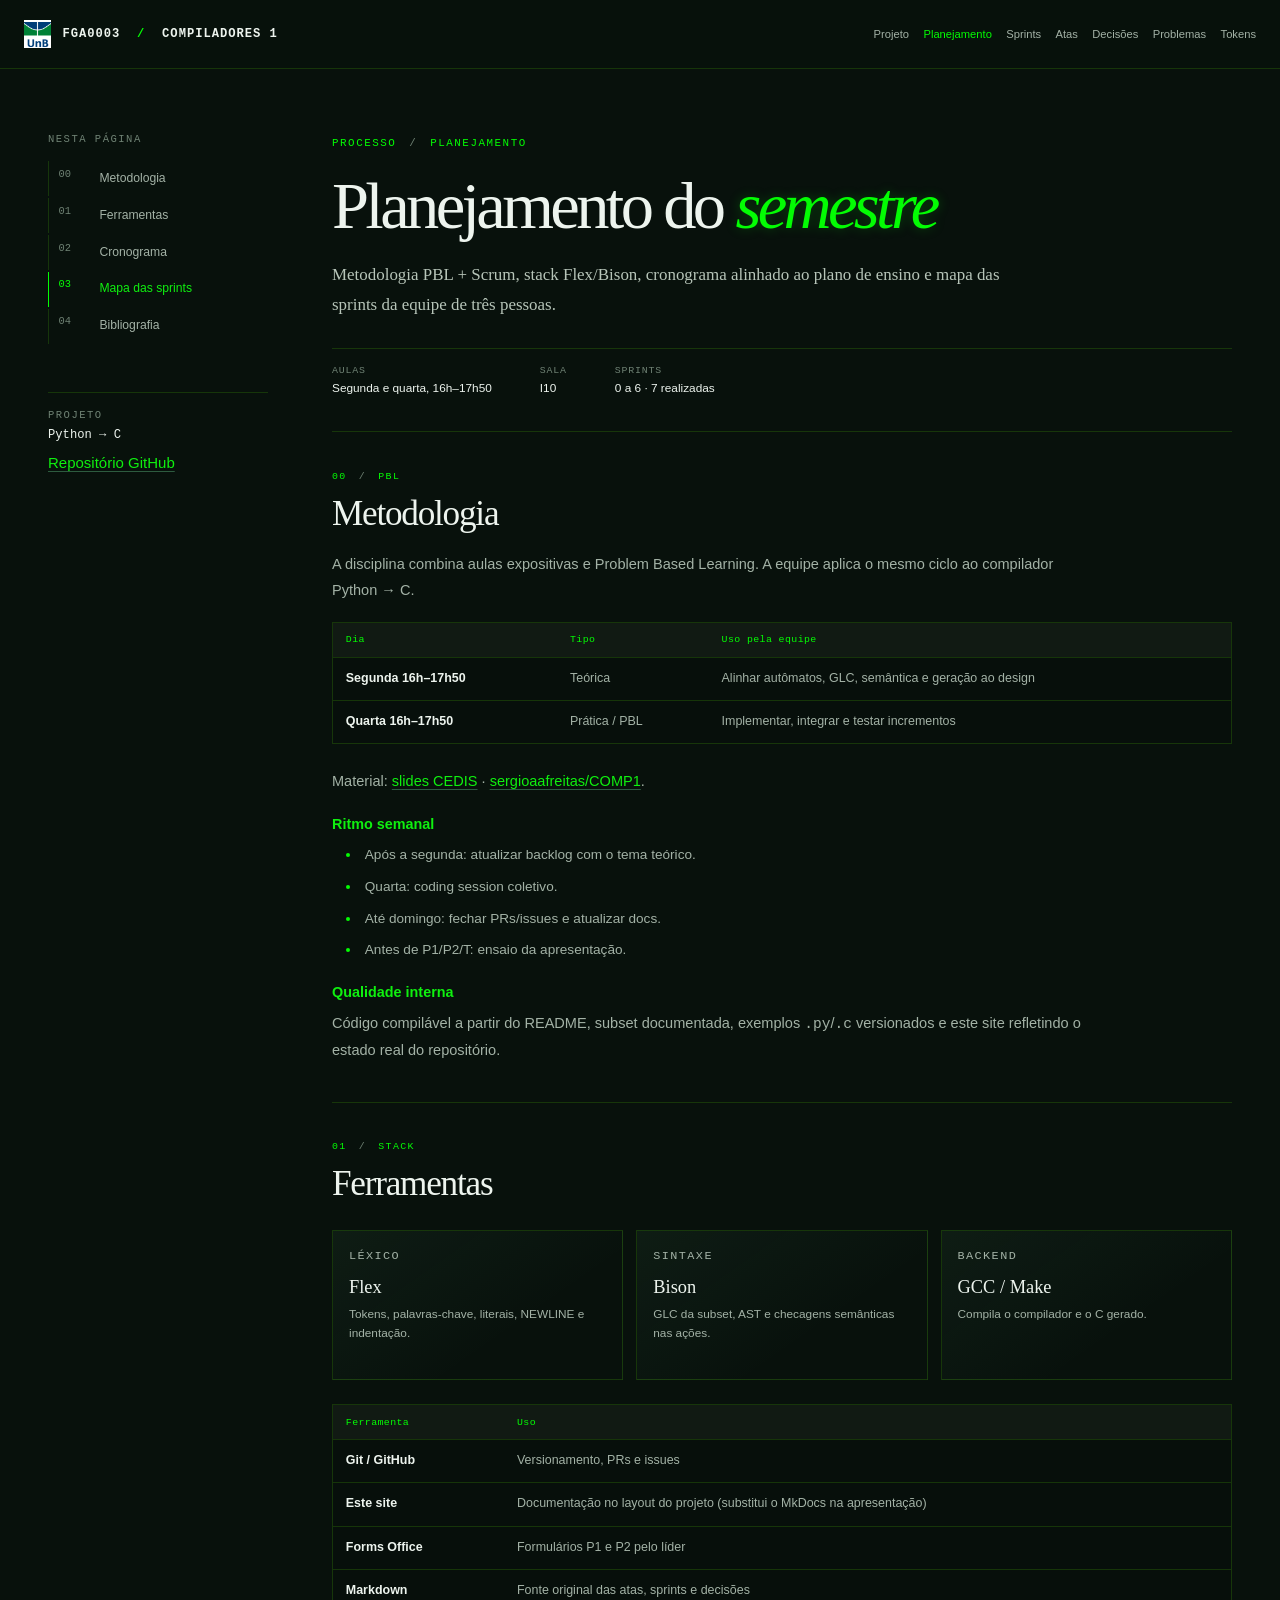
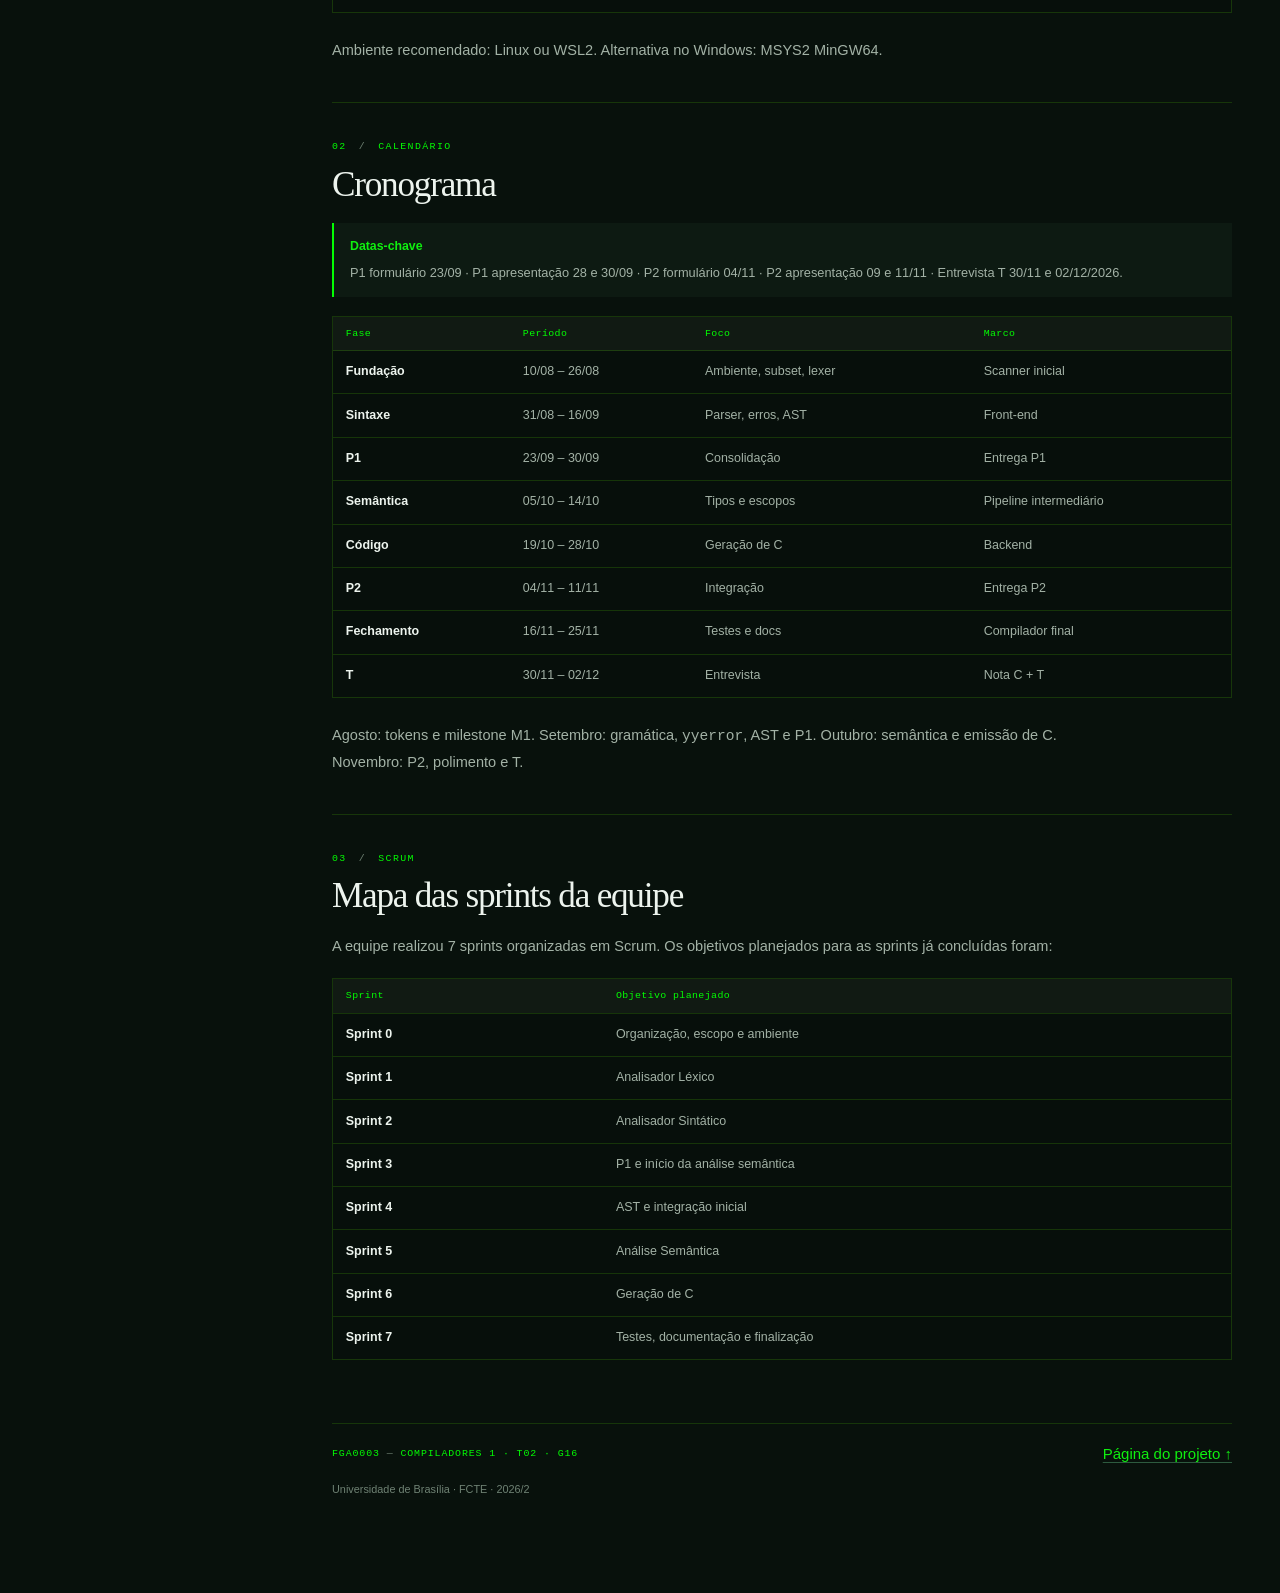
<file: docs/planejamento.html>
<!DOCTYPE html>
<html lang="pt-BR">
  <head>
    <meta charset="UTF-8">
    <meta name="viewport" content="width=device-width, initial-scale=1.0">
    <meta name="theme-color" content="#08110c">
    <meta name="description" content="Metodologia, ferramentas, cronograma e planejamento das sprints.">
    <link rel="stylesheet" href="assets/css/styles.css">
    <title>Planejamento | Compiladores 1 — FGA0003</title>
    
  </head>
  <body>
    <header class="site-header">
      <nav class="top-nav" aria-label="Navegação principal">
        <a class="brand" href="index.html"><img class="brand__logo" src="assets/img/unb.jpg" alt="UnB">FGA0003 <span>/</span> COMPILADORES 1</a>
        <button class="nav-toggle" id="nav-toggle" type="button" aria-expanded="false" aria-controls="nav-menu">Menu</button>
        <div class="nav-menu" id="nav-menu">
          <a href="index.html">Projeto</a>
          <a href="planejamento.html" class="is-current">Planejamento</a>
          <a href="sprints.html">Sprints</a>
          <a href="atas.html">Atas</a>
          <a href="decisoes.html">Decisões</a>
          <a href="problemas.html">Problemas</a>
          <a href="tokens.html">Tokens</a>
        </div>
      </nav>
    </header>

    <div class="document-shell" id="inicio">
      <aside class="contents" aria-label="Sumário">
        <p class="contents__heading">NESTA PÁGINA</p>
        <nav class="contents__nav">
          <a href="#metodologia" class="is-current"><span>00</span> Metodologia</a>
          <a href="#ferramentas"><span>01</span> Ferramentas</a>
          <a href="#cronograma"><span>02</span> Cronograma</a>
          <a href="#sprints-mapa"><span>03</span> Mapa das sprints</a>
          <a href="#bibliografia"><span>04</span> Bibliografia</a>
        </nav>
        <div class="contents__note">
          <span>PROJETO</span>
          <code>Python → C</code>
          <a class="text-link" href="https://github.com/compiladores-01/Compiladores1-T02.G16">Repositório GitHub</a>
        </div>
      </aside>

      <main class="report">
        <article>
          <header class="report__header">
            <p class="kicker">PROCESSO <span>/</span> PLANEJAMENTO</p>
            <h1>Planejamento do <em>semestre</em></h1>
            <p class="report__lead">Metodologia PBL + Scrum, stack Flex/Bison, cronograma alinhado ao plano de ensino e mapa das sprints da equipe de três pessoas.</p>
            <div class="metadata">
              <p><span>Aulas</span>Segunda e quarta, 16h–17h50</p>
              <p><span>Sala</span>I10</p>
              <p><span>Sprints</span>0 a 6 · 7 realizadas</p>
            </div>
          </header>

          <section class="report-section" id="metodologia">
            <p class="section-index">00 <span>/</span> PBL</p>
            <h2>Metodologia</h2>
            
            <p>A disciplina combina aulas expositivas e Problem Based Learning. A equipe aplica o mesmo ciclo ao compilador Python → C.</p>
            <div class="table-scroll">
              <table class="document-table">
                <thead><tr><th>Dia</th><th>Tipo</th><th>Uso pela equipe</th></tr></thead>
                <tbody>
                  <tr><th>Segunda 16h–17h50</th><td>Teórica</td><td>Alinhar autômatos, GLC, semântica e geração ao design</td></tr>
                  <tr><th>Quarta 16h–17h50</th><td>Prática / PBL</td><td>Implementar, integrar e testar incrementos</td></tr>
                </tbody>
              </table>
            </div>
            <p>Material: <a class="text-link" href="https://slides.cedis.tec.br/c/sergio-compiladores">slides CEDIS</a> · <a class="text-link" href="https://github.com/sergioaafreitas/COMP1">sergioaafreitas/COMP1</a>.</p>
            <h3>Ritmo semanal</h3>
            <ul class="document-list">
              <li>Após a segunda: atualizar backlog com o tema teórico.</li>
              <li>Quarta: coding session coletivo.</li>
              <li>Até domingo: fechar PRs/issues e atualizar docs.</li>
              <li>Antes de P1/P2/T: ensaio da apresentação.</li>
            </ul>
            <h3>Qualidade interna</h3>
            <p>Código compilável a partir do README, subset documentada, exemplos <code>.py</code>/<code>.c</code> versionados e este site refletindo o estado real do repositório.</p>
    
          </section>

          <section class="report-section" id="ferramentas">
            <p class="section-index">01 <span>/</span> STACK</p>
            <h2>Ferramentas</h2>
            
            <div class="technology-list">
              <div><p class="tech-label">LÉXICO</p><h3>Flex</h3><p>Tokens, palavras-chave, literais, NEWLINE e indentação.</p></div>
              <div><p class="tech-label">SINTAXE</p><h3>Bison</h3><p>GLC da subset, AST e checagens semânticas nas ações.</p></div>
              <div><p class="tech-label">BACKEND</p><h3>GCC / Make</h3><p>Compila o compilador e o C gerado.</p></div>
            </div>
            <div class="table-scroll">
              <table class="document-table">
                <thead><tr><th>Ferramenta</th><th>Uso</th></tr></thead>
                <tbody>
                  <tr><th>Git / GitHub</th><td>Versionamento, PRs e issues</td></tr>
                  <tr><th>Este site</th><td>Documentação no layout do projeto (substitui o MkDocs na apresentação)</td></tr>
                  <tr><th>Forms Office</th><td>Formulários P1 e P2 pelo líder</td></tr>
                  <tr><th>Markdown</th><td>Fonte original das atas, sprints e decisões</td></tr>
                </tbody>
              </table>
            </div>
            <p>Ambiente recomendado: Linux ou WSL2. Alternativa no Windows: MSYS2 MinGW64.</p>
    
          </section>

          <section class="report-section" id="cronograma">
            <p class="section-index">02 <span>/</span> CALENDÁRIO</p>
            <h2>Cronograma</h2>
            
            <div class="callout"><strong>Datas-chave</strong><p>P1 formulário 23/09 · P1 apresentação 28 e 30/09 · P2 formulário 04/11 · P2 apresentação 09 e 11/11 · Entrevista T 30/11 e 02/12/2026.</p></div>
            <div class="table-scroll">
              <table class="document-table">
                <thead><tr><th>Fase</th><th>Período</th><th>Foco</th><th>Marco</th></tr></thead>
                <tbody>
                  <tr><th>Fundação</th><td>10/08 – 26/08</td><td>Ambiente, subset, lexer</td><td>Scanner inicial</td></tr>
                  <tr><th>Sintaxe</th><td>31/08 – 16/09</td><td>Parser, erros, AST</td><td>Front-end</td></tr>
                  <tr><th>P1</th><td>23/09 – 30/09</td><td>Consolidação</td><td>Entrega P1</td></tr>
                  <tr><th>Semântica</th><td>05/10 – 14/10</td><td>Tipos e escopos</td><td>Pipeline intermediário</td></tr>
                  <tr><th>Código</th><td>19/10 – 28/10</td><td>Geração de C</td><td>Backend</td></tr>
                  <tr><th>P2</th><td>04/11 – 11/11</td><td>Integração</td><td>Entrega P2</td></tr>
                  <tr><th>Fechamento</th><td>16/11 – 25/11</td><td>Testes e docs</td><td>Compilador final</td></tr>
                  <tr><th>T</th><td>30/11 – 02/12</td><td>Entrevista</td><td>Nota C + T</td></tr>
                </tbody>
              </table>
            </div>
            <p>Agosto: tokens e milestone M1. Setembro: gramática, <code>yyerror</code>, AST e P1. Outubro: semântica e emissão de C. Novembro: P2, polimento e T.</p>
    
          </section>

          <section class="report-section" id="sprints-mapa">
            <p class="section-index">03 <span>/</span> SCRUM</p>
            <h2>Mapa das sprints da equipe</h2>
            
            <p>A equipe realizou 7 sprints organizadas em Scrum. Os objetivos planejados para as sprints já concluídas foram:</p>
            <div class="table-scroll">
              <table class="document-table">
                <thead><tr><th>Sprint</th><th>Objetivo planejado</th></tr></thead>
                <tbody>
                  <tr><th>Sprint 0</th><td>Organização, escopo e ambiente</td></tr>
                  <tr><th>Sprint 1</th><td>Analisador Léxico</td></tr>
                  <tr><th>Sprint 2</th><td>Analisador Sintático</td></tr>
                  <tr><th>Sprint 3</th><td>P1 e início da análise semântica</td></tr>
                  <tr><th>Sprint 4</th><td>AST e integração inicial</td></tr>
                  <tr><th>Sprint 5</th><td>Análise Semântica</td></tr>
                  <tr><th>Sprint 6</th><td>Geração de C</td></tr>
                  <tr><th>Sprint 7</th><td>Testes, documentação e finalização</td></tr>
                </tbody>
              </table>
            </div>
    
          </section>

        

          <footer class="report-footer">
            <p>FGA0003 <span>—</span> COMPILADORES 1 · T02 · G16</p>
            <a class="text-link" href="index.html">Página do projeto ↑</a>
            <p class="copyright">Universidade de Brasília · FCTE · 2026/2</p>
          </footer>
        </article>
      </main>
    </div>
    <script src="assets/js/main.js"></script>
  </body>
</html>
</file>
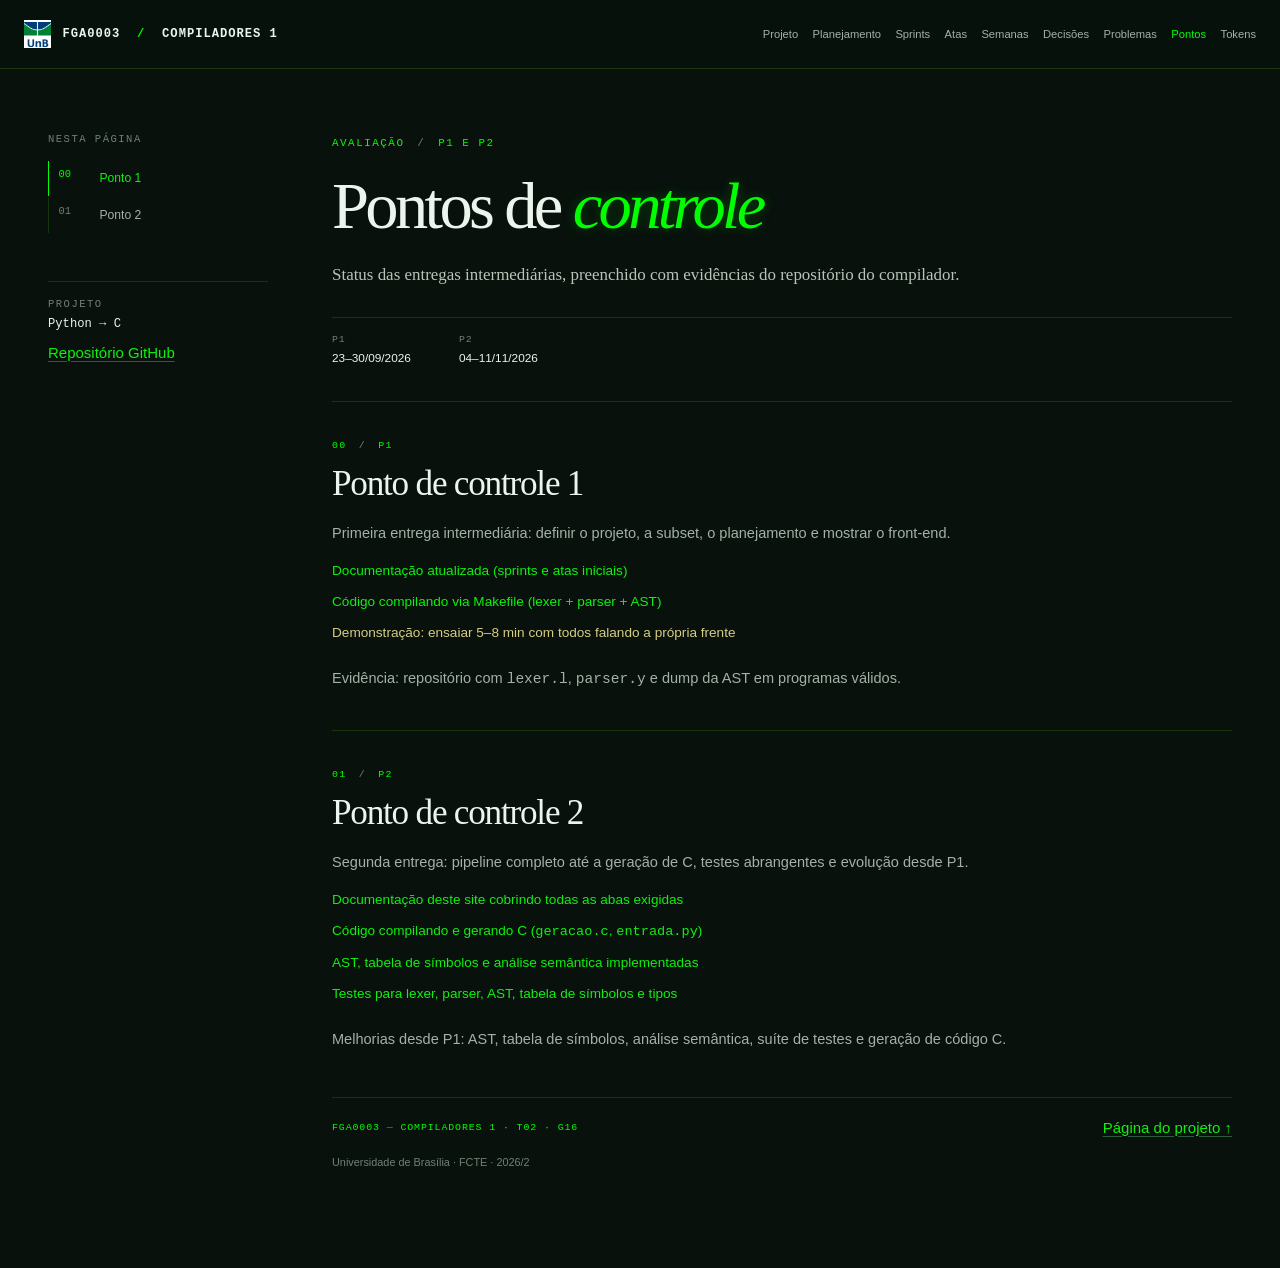
<file: docs/pontos.html>
<!DOCTYPE html>
<html lang="pt-BR">
  <head>
    <meta charset="UTF-8">
    <meta name="viewport" content="width=device-width, initial-scale=1.0">
    <meta name="theme-color" content="#08110c">
    <meta name="description" content="Checklists de P1 e P2.">
    <link rel="stylesheet" href="assets/css/styles.css">
    <title>Pontos de controle | Compiladores 1 — FGA0003</title>
    
  </head>
  <body>
    <header class="site-header">
      <nav class="top-nav" aria-label="Navegação principal">
        <a class="brand" href="index.html"><img class="brand__logo" src="assets/img/unb.jpg" alt="UnB">FGA0003 <span>/</span> COMPILADORES 1</a>
        <button class="nav-toggle" id="nav-toggle" type="button" aria-expanded="false" aria-controls="nav-menu">Menu</button>
        <div class="nav-menu" id="nav-menu">
          <a href="index.html">Projeto</a>
          <a href="planejamento.html">Planejamento</a>
          <a href="sprints.html">Sprints</a>
          <a href="atas.html">Atas</a>
          <a href="atividades.html">Semanas</a>
          <a href="decisoes.html">Decisões</a>
          <a href="problemas.html">Problemas</a>
          <a href="pontos.html" class="is-current">Pontos</a>
          <a href="tokens.html">Tokens</a>
        </div>
      </nav>
    </header>

    <div class="document-shell" id="inicio">
      <aside class="contents" aria-label="Sumário">
        <p class="contents__heading">NESTA PÁGINA</p>
        <nav class="contents__nav">
          <a href="#p1" class="is-current"><span>00</span> Ponto 1</a>
          <a href="#p2"><span>01</span> Ponto 2</a>
        </nav>
        <div class="contents__note">
          <span>PROJETO</span>
          <code>Python → C</code>
          <a class="text-link" href="https://github.com/compiladores-01/Compiladores1-T02.G16">Repositório GitHub</a>
        </div>
      </aside>

      <main class="report">
        <article>
          <header class="report__header">
            <p class="kicker">AVALIAÇÃO <span>/</span> P1 E P2</p>
            <h1>Pontos de <em>controle</em></h1>
            <p class="report__lead">Status das entregas intermediárias, preenchido com evidências do repositório do compilador.</p>
            <div class="metadata">
              <p><span>P1</span>23–30/09/2026</p>
              <p><span>P2</span>04–11/11/2026</p>
            </div>
          </header>

          <section class="report-section" id="p1">
            <p class="section-index">00 <span>/</span> P1</p>
            <h2>Ponto de controle 1</h2>
            
            <p>Primeira entrega intermediária: definir o projeto, a subset, o planejamento e mostrar o front-end.</p>
            <ul class="checklist">
              <li class="done">Documentação atualizada (sprints e atas iniciais)</li>
              <li class="done">Código compilando via Makefile (lexer + parser + AST)</li>
              <li class="open">Demonstração: ensaiar 5–8 min com todos falando a própria frente</li>
            </ul>
            <p>Evidência: repositório com <code>lexer.l</code>, <code>parser.y</code> e dump da AST em programas válidos.</p>
    
          </section>

          <section class="report-section report-section--last" id="p2">
            <p class="section-index">01 <span>/</span> P2</p>
            <h2>Ponto de controle 2</h2>
            
            <p>Segunda entrega: pipeline completo até a geração de C, testes abrangentes e evolução desde P1.</p>
            <ul class="checklist">
              <li class="done">Documentação deste site cobrindo todas as abas exigidas</li>
              <li class="done">Código compilando e gerando C (<code>geracao.c</code>, <code>entrada.py</code>)</li>
              <li class="done">AST, tabela de símbolos e análise semântica implementadas</li>
              <li class="done">Testes para lexer, parser, AST, tabela de símbolos e tipos</li>
            </ul>
            <p>Melhorias desde P1: AST, tabela de símbolos, análise semântica, suíte de testes e geração de código C.</p>
    
          </section>

          <footer class="report-footer">
            <p>FGA0003 <span>—</span> COMPILADORES 1 · T02 · G16</p>
            <a class="text-link" href="index.html">Página do projeto ↑</a>
            <p class="copyright">Universidade de Brasília · FCTE · 2026/2</p>
          </footer>
        </article>
      </main>
    </div>
    <script src="assets/js/main.js"></script>
  </body>
</html>
</file>
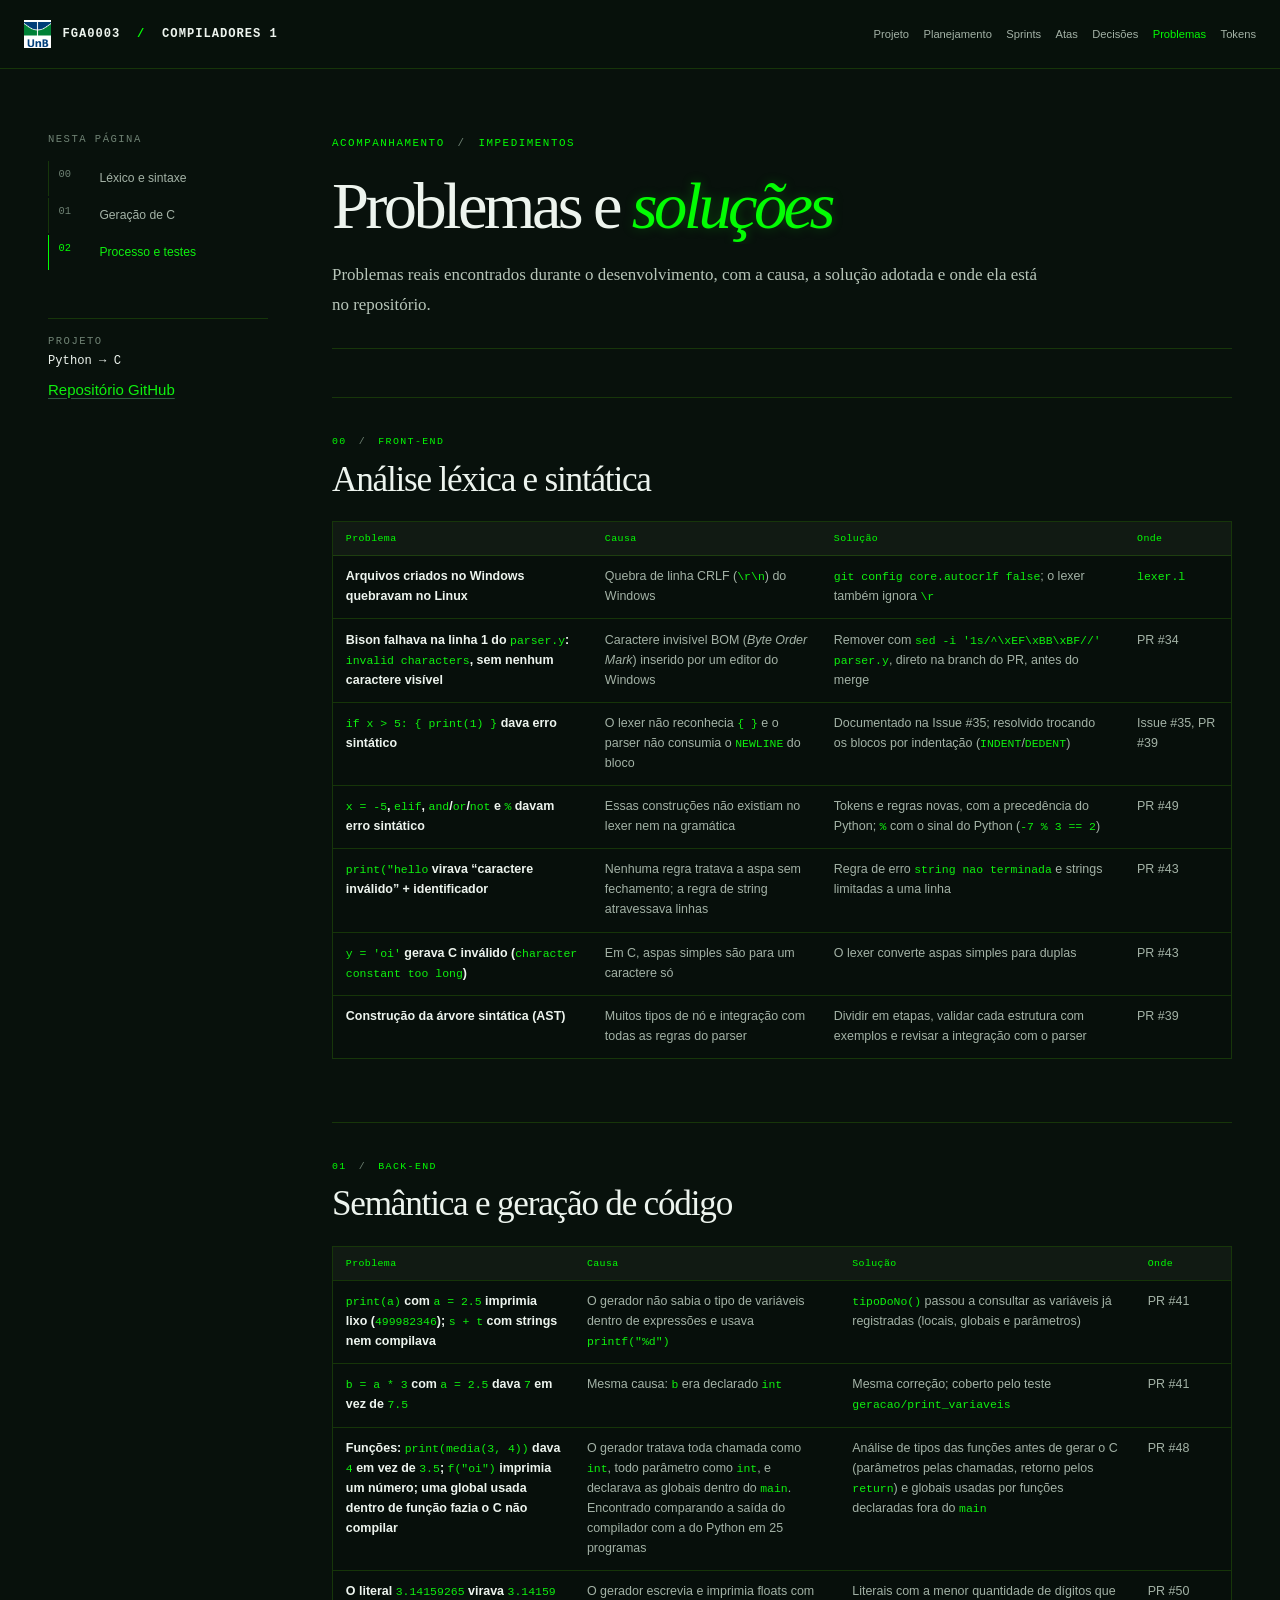
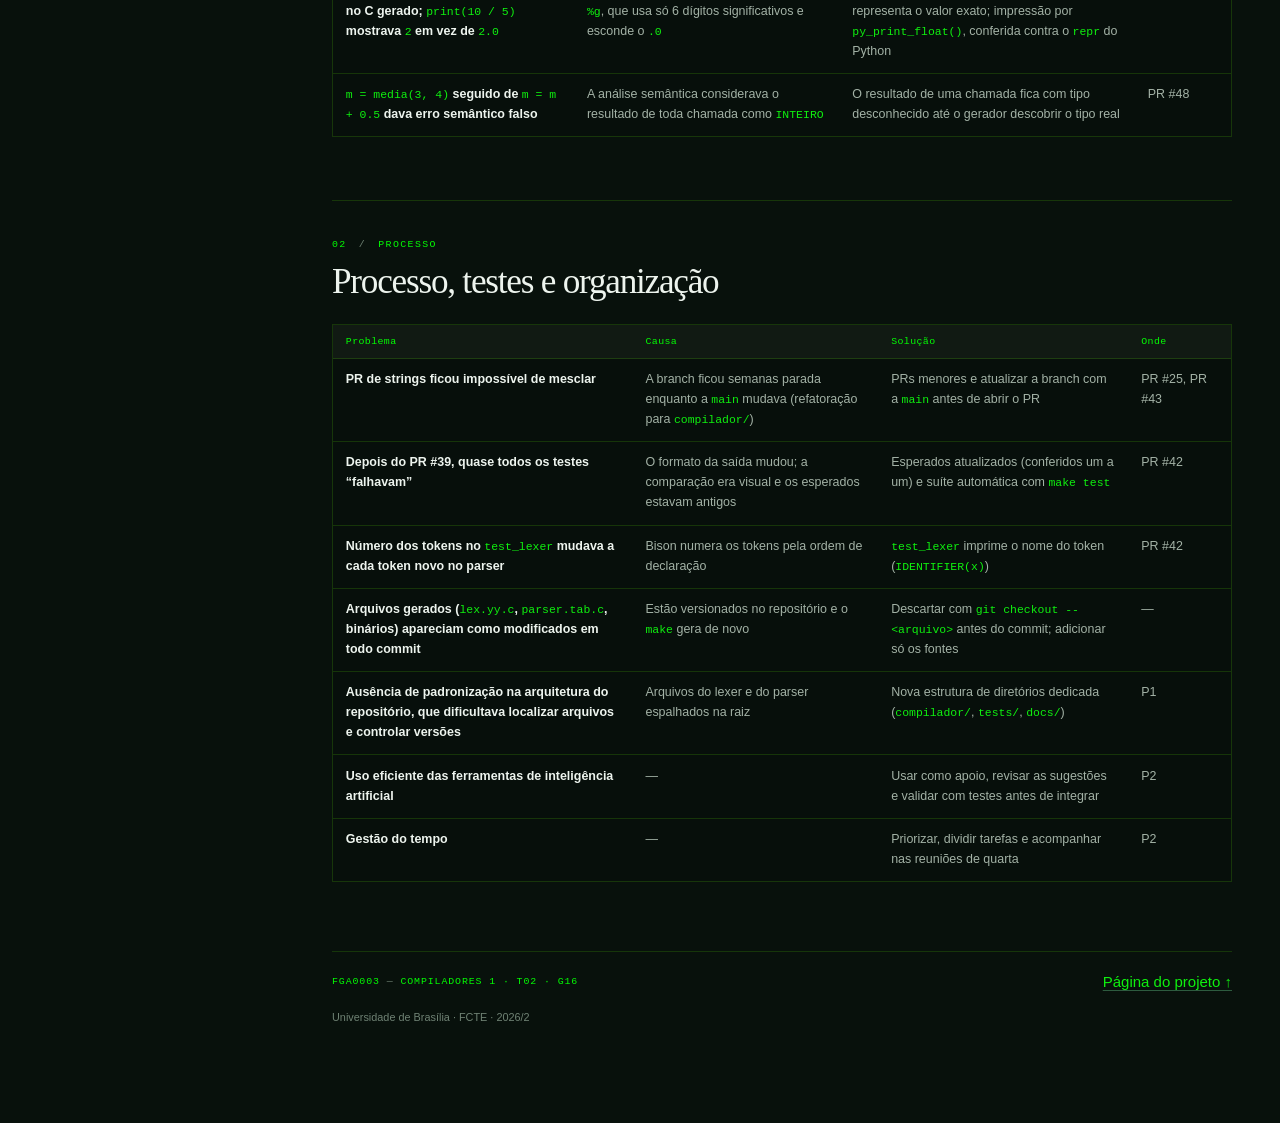
<file: docs/problemas.html>
<!DOCTYPE html>
<html lang="pt-BR">
  <head>
    <meta charset="UTF-8">
    <meta name="viewport" content="width=device-width, initial-scale=1.0">
    <meta name="theme-color" content="#08110c">
    <meta name="description" content="Problemas encontrados e soluções no compilador.">
    <link rel="stylesheet" href="assets/css/styles.css">
    <title>Problemas e soluções | Compiladores 1 — FGA0003</title>
    
  </head>
  <body>
    <header class="site-header">
      <nav class="top-nav" aria-label="Navegação principal">
        <a class="brand" href="index.html"><img class="brand__logo" src="assets/img/unb.jpg" alt="UnB">FGA0003 <span>/</span> COMPILADORES 1</a>
        <button class="nav-toggle" id="nav-toggle" type="button" aria-expanded="false" aria-controls="nav-menu">Menu</button>
        <div class="nav-menu" id="nav-menu">
          <a href="index.html">Projeto</a>
          <a href="planejamento.html">Planejamento</a>
          <a href="sprints.html">Sprints</a>
          <a href="atas.html">Atas</a>
          <a href="decisoes.html">Decisões</a>
          <a href="problemas.html" class="is-current">Problemas</a>
          <a href="tokens.html">Tokens</a>
        </div>
      </nav>
    </header>

    <div class="document-shell" id="inicio">
      <aside class="contents" aria-label="Sumário">
        <p class="contents__heading">NESTA PÁGINA</p>
        <nav class="contents__nav">
          <a href="#frontend" class="is-current"><span>00</span> Léxico e sintaxe</a>
          <a href="#backend"><span>01</span> Geração de C</a>
          <a href="#processo"><span>02</span> Processo e testes</a>
        </nav>
        <div class="contents__note">
          <span>PROJETO</span>
          <code>Python → C</code>
          <a class="text-link" href="https://github.com/compiladores-01/Compiladores1-T02.G16">Repositório GitHub</a>
        </div>
      </aside>

      <main class="report">
        <article>
          <header class="report__header">
            <p class="kicker">ACOMPANHAMENTO <span>/</span> IMPEDIMENTOS</p>
            <h1>Problemas e <em>soluções</em></h1>
            <p class="report__lead">Problemas reais encontrados durante o desenvolvimento, com a causa, a solução adotada e onde ela está no repositório.</p>
            <div class="metadata">
            </div>
          </header>

          <section class="report-section" id="frontend">
            <p class="section-index">00 <span>/</span> FRONT-END</p>
            <h2>Análise léxica e sintática</h2>
            <div class="table-scroll">
              <table class="document-table">
                <thead><tr><th>Problema</th><th>Causa</th><th>Solução</th><th>Onde</th></tr></thead>
                <tbody>
                  <tr><th>Arquivos criados no Windows quebravam no Linux</th><td>Quebra de linha CRLF (<code>\r\n</code>) do Windows</td><td><code>git config core.autocrlf false</code>; o lexer também ignora <code>\r</code></td><td><code>lexer.l</code></td></tr>
                  <tr><th>Bison falhava na linha 1 do <code>parser.y</code>: <code>invalid characters</code>, sem nenhum caractere visível</th><td>Caractere invisível BOM (<em>Byte Order Mark</em>) inserido por um editor do Windows</td><td>Remover com <code>sed -i '1s/^\xEF\xBB\xBF//' parser.y</code>, direto na branch do PR, antes do merge</td><td>PR #34</td></tr>
                  <tr><th><code>if x &gt; 5: { print(1) }</code> dava erro sintático</th><td>O lexer não reconhecia <code>{ }</code> e o parser não consumia o <code>NEWLINE</code> do bloco</td><td>Documentado na Issue #35; resolvido trocando os blocos por indentação (<code>INDENT</code>/<code>DEDENT</code>)</td><td>Issue #35, PR #39</td></tr>
                  <tr><th><code>x = -5</code>, <code>elif</code>, <code>and</code>/<code>or</code>/<code>not</code> e <code>%</code> davam erro sintático</th><td>Essas construções não existiam no lexer nem na gramática</td><td>Tokens e regras novas, com a precedência do Python; <code>%</code> com o sinal do Python (<code>-7 % 3 == 2</code>)</td><td>PR #49</td></tr>
                  <tr><th><code>print("hello</code> virava “caractere inválido” + identificador</th><td>Nenhuma regra tratava a aspa sem fechamento; a regra de string atravessava linhas</td><td>Regra de erro <code>string nao terminada</code> e strings limitadas a uma linha</td><td>PR #43</td></tr>
                  <tr><th><code>y = 'oi'</code> gerava C inválido (<code>character constant too long</code>)</th><td>Em C, aspas simples são para um caractere só</td><td>O lexer converte aspas simples para duplas</td><td>PR #43</td></tr>
                  <tr><th>Construção da árvore sintática (AST)</th><td>Muitos tipos de nó e integração com todas as regras do parser</td><td>Dividir em etapas, validar cada estrutura com exemplos e revisar a integração com o parser</td><td>PR #39</td></tr>
                </tbody>
              </table>
            </div>
          </section>

          <section class="report-section" id="backend">
            <p class="section-index">01 <span>/</span> BACK-END</p>
            <h2>Semântica e geração de código</h2>
            <div class="table-scroll">
              <table class="document-table">
                <thead><tr><th>Problema</th><th>Causa</th><th>Solução</th><th>Onde</th></tr></thead>
                <tbody>
                  <tr><th><code>print(a)</code> com <code>a = 2.5</code> imprimia lixo (<code>499982346</code>); <code>s + t</code> com strings nem compilava</th><td>O gerador não sabia o tipo de variáveis dentro de expressões e usava <code>printf("%d")</code></td><td><code>tipoDoNo()</code> passou a consultar as variáveis já registradas (locais, globais e parâmetros)</td><td>PR #41</td></tr>
                  <tr><th><code>b = a * 3</code> com <code>a = 2.5</code> dava <code>7</code> em vez de <code>7.5</code></th><td>Mesma causa: <code>b</code> era declarado <code>int</code></td><td>Mesma correção; coberto pelo teste <code>geracao/print_variaveis</code></td><td>PR #41</td></tr>
                  <tr><th>Funções: <code>print(media(3, 4))</code> dava <code>4</code> em vez de <code>3.5</code>; <code>f("oi")</code> imprimia um número; uma global usada dentro de função fazia o C não compilar</th><td>O gerador tratava toda chamada como <code>int</code>, todo parâmetro como <code>int</code>, e declarava as globais dentro do <code>main</code>. Encontrado comparando a saída do compilador com a do Python em 25 programas</td><td>Análise de tipos das funções antes de gerar o C (parâmetros pelas chamadas, retorno pelos <code>return</code>) e globais usadas por funções declaradas fora do <code>main</code></td><td>PR #48</td></tr>
                  <tr><th>O literal <code>3.14159265</code> virava <code>3.14159</code> no C gerado; <code>print(10 / 5)</code> mostrava <code>2</code> em vez de <code>2.0</code></th><td>O gerador escrevia e imprimia floats com <code>%g</code>, que usa só 6 dígitos significativos e esconde o <code>.0</code></td><td>Literais com a menor quantidade de dígitos que representa o valor exato; impressão por <code>py_print_float()</code>, conferida contra o <code>repr</code> do Python</td><td>PR #50</td></tr>
                  <tr><th><code>m = media(3, 4)</code> seguido de <code>m = m + 0.5</code> dava erro semântico falso</th><td>A análise semântica considerava o resultado de toda chamada como <code>INTEIRO</code></td><td>O resultado de uma chamada fica com tipo desconhecido até o gerador descobrir o tipo real</td><td>PR #48</td></tr>
                </tbody>
              </table>
            </div>
          </section>

          <section class="report-section report-section--last" id="processo">
            <p class="section-index">02 <span>/</span> PROCESSO</p>
            <h2>Processo, testes e organização</h2>
            <div class="table-scroll">
              <table class="document-table">
                <thead><tr><th>Problema</th><th>Causa</th><th>Solução</th><th>Onde</th></tr></thead>
                <tbody>
                  <tr><th>PR de strings ficou impossível de mesclar</th><td>A branch ficou semanas parada enquanto a <code>main</code> mudava (refatoração para <code>compilador/</code>)</td><td>PRs menores e atualizar a branch com a <code>main</code> antes de abrir o PR</td><td>PR #25, PR #43</td></tr>
                  <tr><th>Depois do PR #39, quase todos os testes “falhavam”</th><td>O formato da saída mudou; a comparação era visual e os esperados estavam antigos</td><td>Esperados atualizados (conferidos um a um) e suíte automática com <code>make test</code></td><td>PR #42</td></tr>
                  <tr><th>Número dos tokens no <code>test_lexer</code> mudava a cada token novo no parser</th><td>Bison numera os tokens pela ordem de declaração</td><td><code>test_lexer</code> imprime o nome do token (<code>IDENTIFIER(x)</code>)</td><td>PR #42</td></tr>
                  <tr><th>Arquivos gerados (<code>lex.yy.c</code>, <code>parser.tab.c</code>, binários) apareciam como modificados em todo commit</th><td>Estão versionados no repositório e o <code>make</code> gera de novo</td><td>Descartar com <code>git checkout -- &lt;arquivo&gt;</code> antes do commit; adicionar só os fontes</td><td>—</td></tr>
                  <tr><th>Ausência de padronização na arquitetura do repositório, que dificultava localizar arquivos e controlar versões</th><td>Arquivos do lexer e do parser espalhados na raiz</td><td>Nova estrutura de diretórios dedicada (<code>compilador/</code>, <code>tests/</code>, <code>docs/</code>)</td><td>P1</td></tr>
                  <tr><th>Uso eficiente das ferramentas de inteligência artificial</th><td>—</td><td>Usar como apoio, revisar as sugestões e validar com testes antes de integrar</td><td>P2</td></tr>
                  <tr><th>Gestão do tempo</th><td>—</td><td>Priorizar, dividir tarefas e acompanhar nas reuniões de quarta</td><td>P2</td></tr>
                </tbody>
              </table>
            </div>
          </section>

          <footer class="report-footer">
            <p>FGA0003 <span>—</span> COMPILADORES 1 · T02 · G16</p>
            <a class="text-link" href="index.html">Página do projeto ↑</a>
            <p class="copyright">Universidade de Brasília · FCTE · 2026/2</p>
          </footer>
        </article>
      </main>
    </div>
    <script src="assets/js/main.js"></script>
  </body>
</html>
</file>
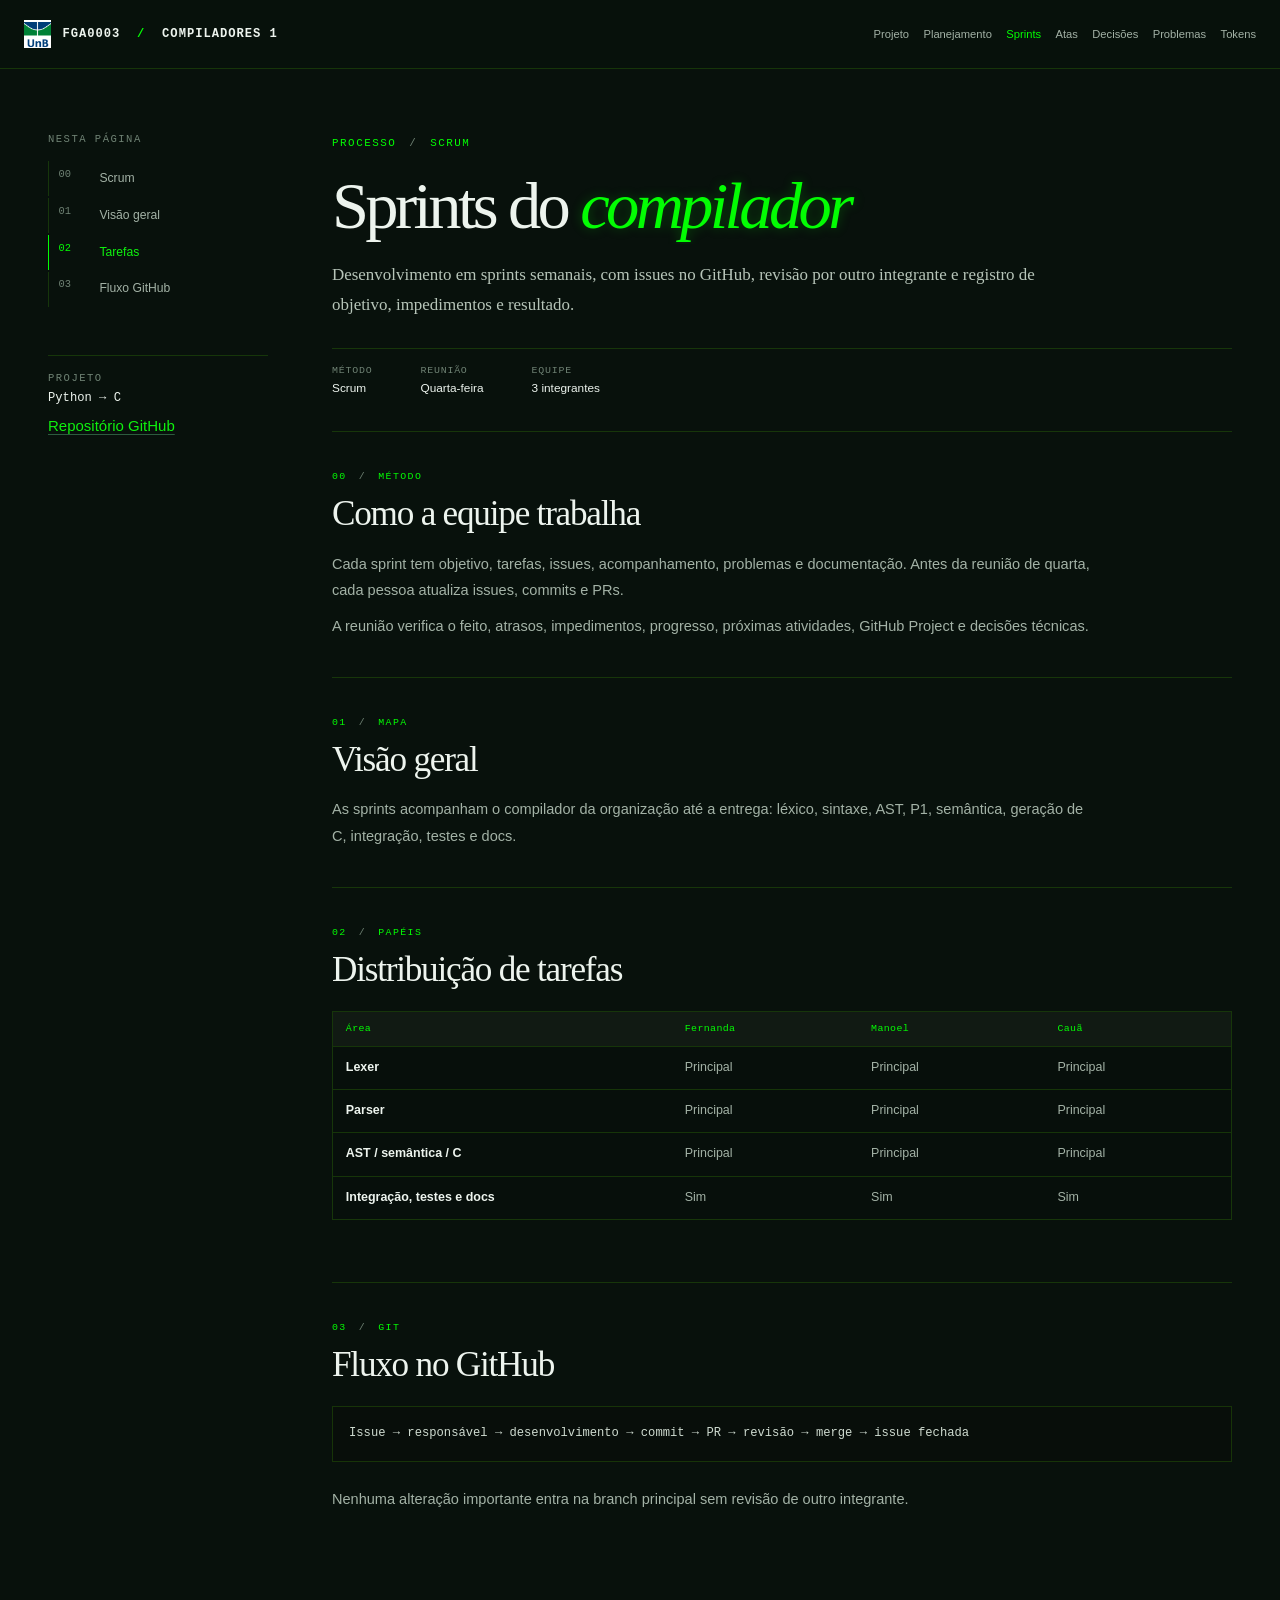
<file: docs/sprints.html>
<!DOCTYPE html>
<html lang="pt-BR">
  <head>
    <meta charset="UTF-8">
    <meta name="viewport" content="width=device-width, initial-scale=1.0">
    <meta name="theme-color" content="#08110c">
    <meta name="description" content="Metodologia Scrum e registro das sprints do compilador.">
    <link rel="stylesheet" href="assets/css/styles.css">
    <title>Sprints | Compiladores 1 — FGA0003</title>
    
  </head>
  <body>
    <header class="site-header">
      <nav class="top-nav" aria-label="Navegação principal">
        <a class="brand" href="index.html"><img class="brand__logo" src="assets/img/unb.jpg" alt="UnB">FGA0003 <span>/</span> COMPILADORES 1</a>
        <button class="nav-toggle" id="nav-toggle" type="button" aria-expanded="false" aria-controls="nav-menu">Menu</button>
        <div class="nav-menu" id="nav-menu">
          <a href="index.html">Projeto</a>
          <a href="planejamento.html">Planejamento</a>
          <a href="sprints.html" class="is-current">Sprints</a>
          <a href="atas.html">Atas</a>
          <a href="decisoes.html">Decisões</a>
          <a href="problemas.html">Problemas</a>
          <a href="tokens.html">Tokens</a>
        </div>
      </nav>
    </header>

    <div class="document-shell" id="inicio">
      <aside class="contents" aria-label="Sumário">
        <p class="contents__heading">NESTA PÁGINA</p>
        <nav class="contents__nav">
          <a href="#scrum" class="is-current"><span>00</span> Scrum</a>
          <a href="#visao"><span>01</span> Visão geral</a>
          <a href="#distribuicao"><span>02</span> Tarefas</a>
          <a href="#github"><span>03</span> Fluxo GitHub</a>
        </nav>
        <div class="contents__note">
          <span>PROJETO</span>
          <code>Python → C</code>
          <a class="text-link" href="https://github.com/compiladores-01/Compiladores1-T02.G16">Repositório GitHub</a>
        </div>
      </aside>

      <main class="report">
        <article>
          <header class="report__header">
            <p class="kicker">PROCESSO <span>/</span> SCRUM</p>
            <h1>Sprints do <em>compilador</em></h1>
            <p class="report__lead">Desenvolvimento em sprints semanais, com issues no GitHub, revisão por outro integrante e registro de objetivo, impedimentos e resultado.</p>
            <div class="metadata">
              <p><span>Método</span>Scrum</p>
              <p><span>Reunião</span>Quarta-feira</p>
              <p><span>Equipe</span>3 integrantes</p>
            </div>
          </header>

          <section class="report-section" id="scrum">
            <p class="section-index">00 <span>/</span> MÉTODO</p>
            <h2>Como a equipe trabalha</h2>
            
            <p>Cada sprint tem objetivo, tarefas, issues, acompanhamento, problemas e documentação. Antes da reunião de quarta, cada pessoa atualiza issues, commits e PRs.</p>
            <p>A reunião verifica o feito, atrasos, impedimentos, progresso, próximas atividades, GitHub Project e decisões técnicas.</p>
    
          </section>

          <section class="report-section" id="visao">
            <p class="section-index">01 <span>/</span> MAPA</p>
            <h2>Visão geral</h2>
            
            <p>As sprints acompanham o compilador da organização até a entrega: léxico, sintaxe, AST, P1, semântica, geração de C, integração, testes e docs.</p>
    
          </section>

          

          <section class="report-section" id="distribuicao">
            <p class="section-index">02 <span>/</span> PAPÉIS</p>
            <h2>Distribuição de tarefas</h2>
            
            <div class="table-scroll">
              <table class="document-table">
                <thead><tr><th>Área</th><th>Fernanda</th><th>Manoel</th><th>Cauã</th></tr></thead>
                <tbody>
                  <tr><th>Lexer</th><td>Principal</td><td>Principal</td><td>Principal</td></tr>
                  <tr><th>Parser</th><td>Principal</td><td>Principal</td><td>Principal</td></tr>
                  <tr><th>AST / semântica / C</th><td>Principal</td><td>Principal</td><td>Principal</td></tr>
                  <tr><th>Integração, testes e docs</th><td>Sim</td><td>Sim</td><td>Sim</td></tr>
                </tbody>
              </table>
            </div>
    
          </section>

          <section class="report-section report-section--last" id="github">
            <p class="section-index">03 <span>/</span> GIT</p>
            <h2>Fluxo no GitHub</h2>
            
            <div class="code-block"><pre><code>Issue → responsável → desenvolvimento → commit → PR → revisão → merge → issue fechada</code></pre></div>
            <p>Nenhuma alteração importante entra na branch principal sem revisão de outro integrante.</p>
    
          </section>

          <footer class="report-footer">
            <p>FGA0003 <span>—</span> COMPILADORES 1 · T02 · G16</p>
            <a class="text-link" href="index.html">Página do projeto ↑</a>
            <p class="copyright">Universidade de Brasília · FCTE · 2026/2</p>
          </footer>
        </article>
      </main>
    </div>
    <script src="assets/js/main.js"></script>
  </body>
</html>
</file>
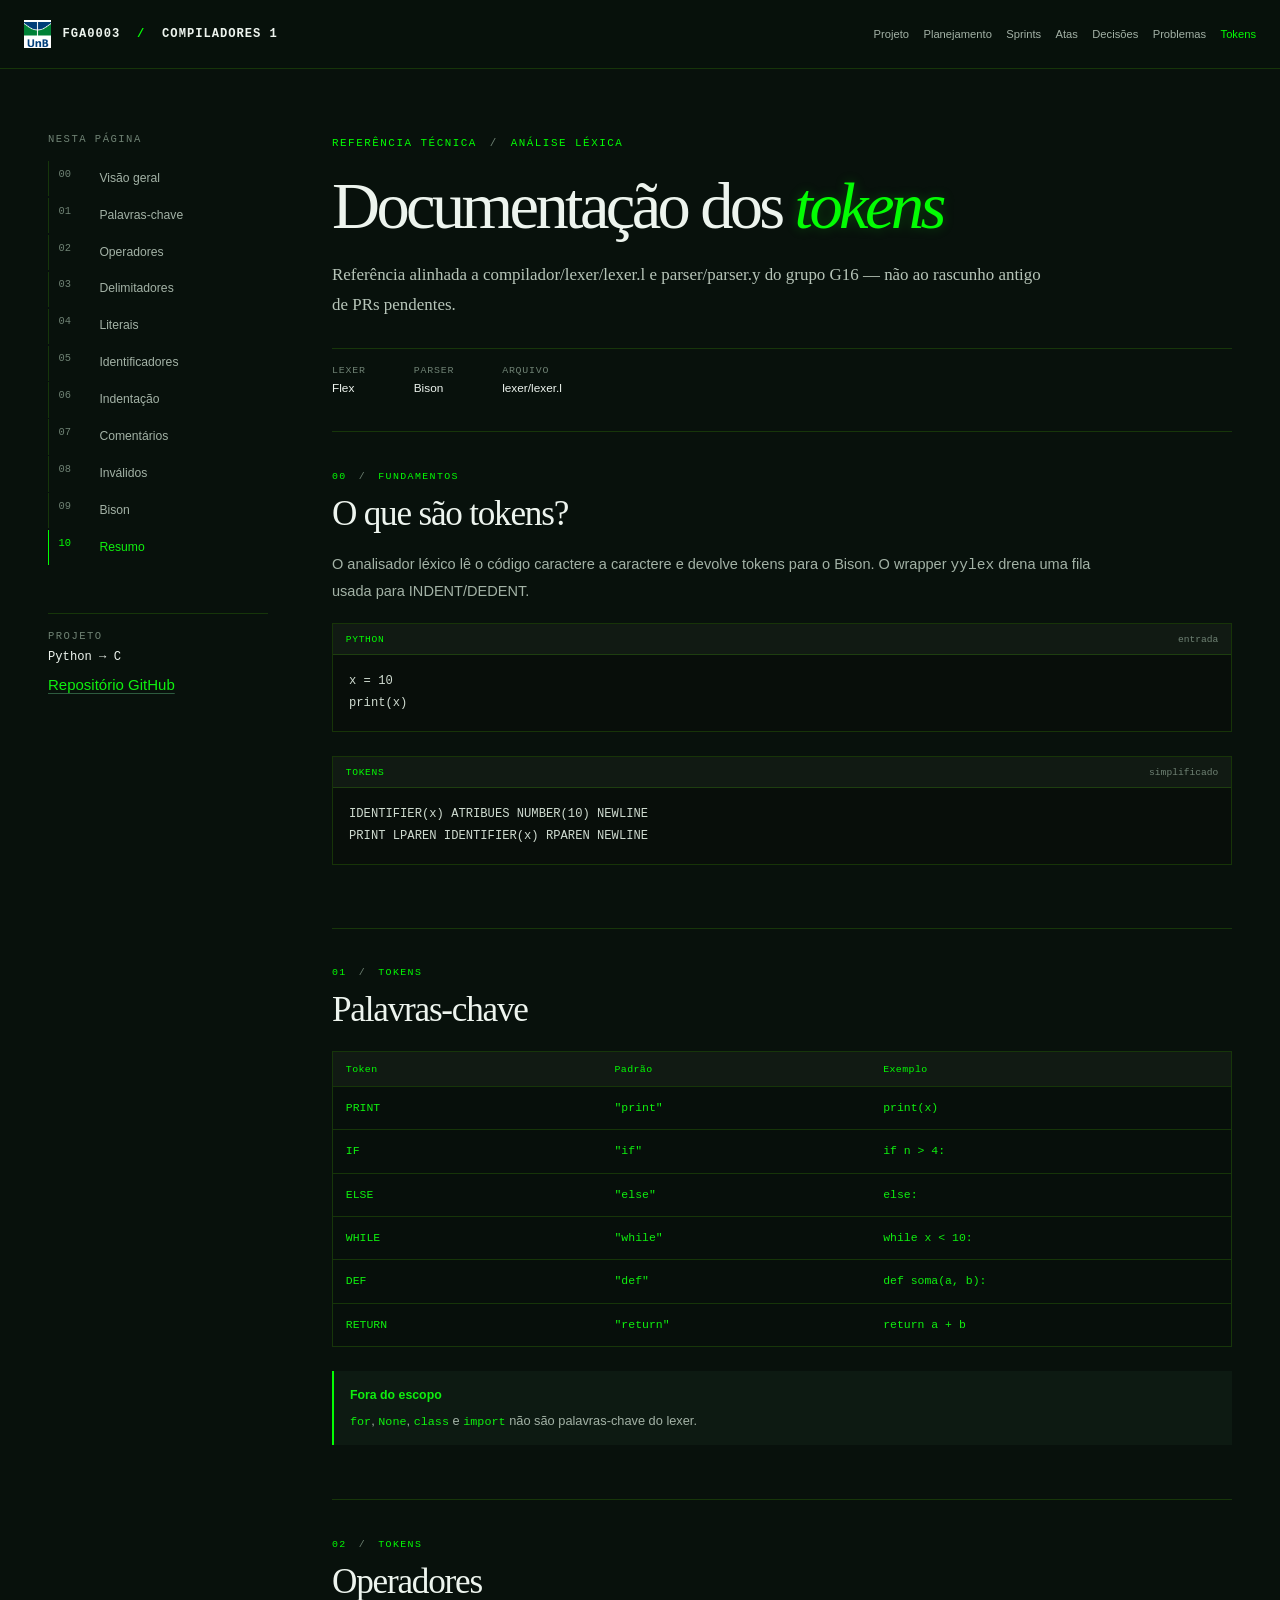
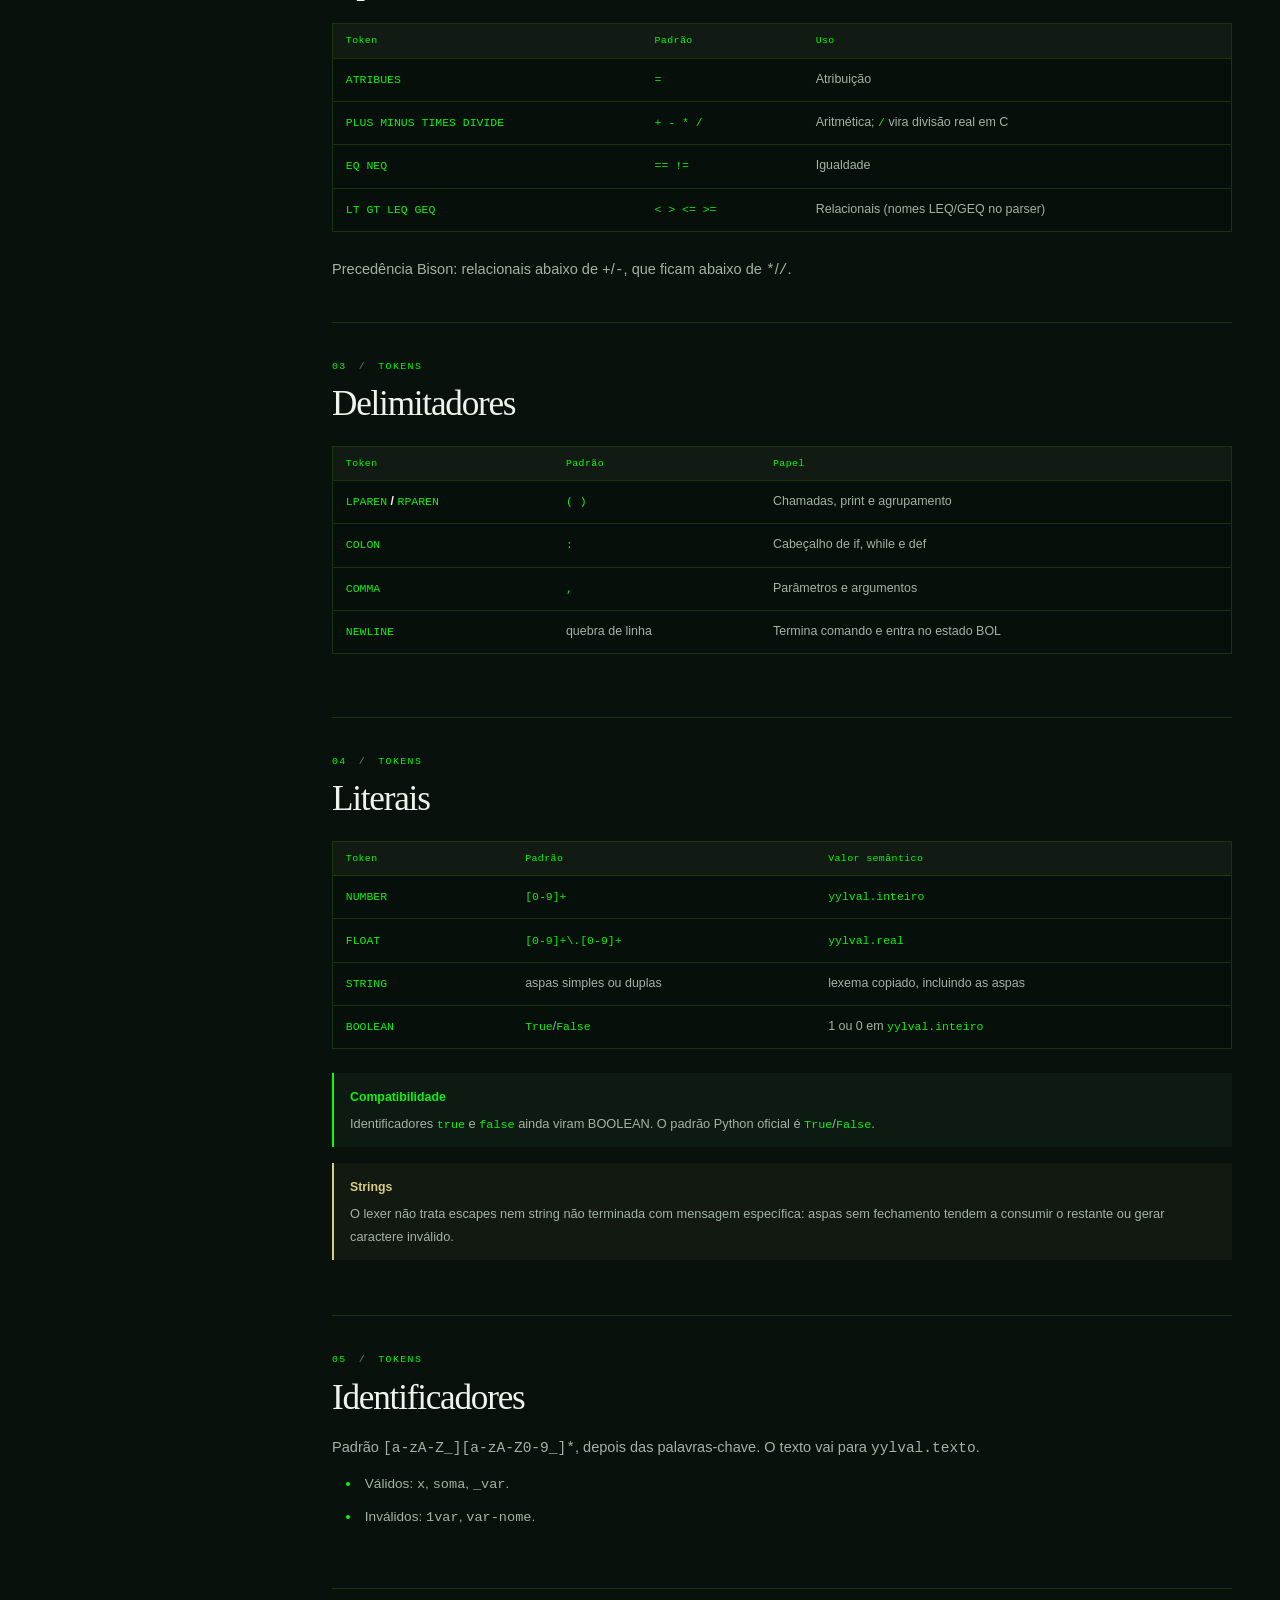
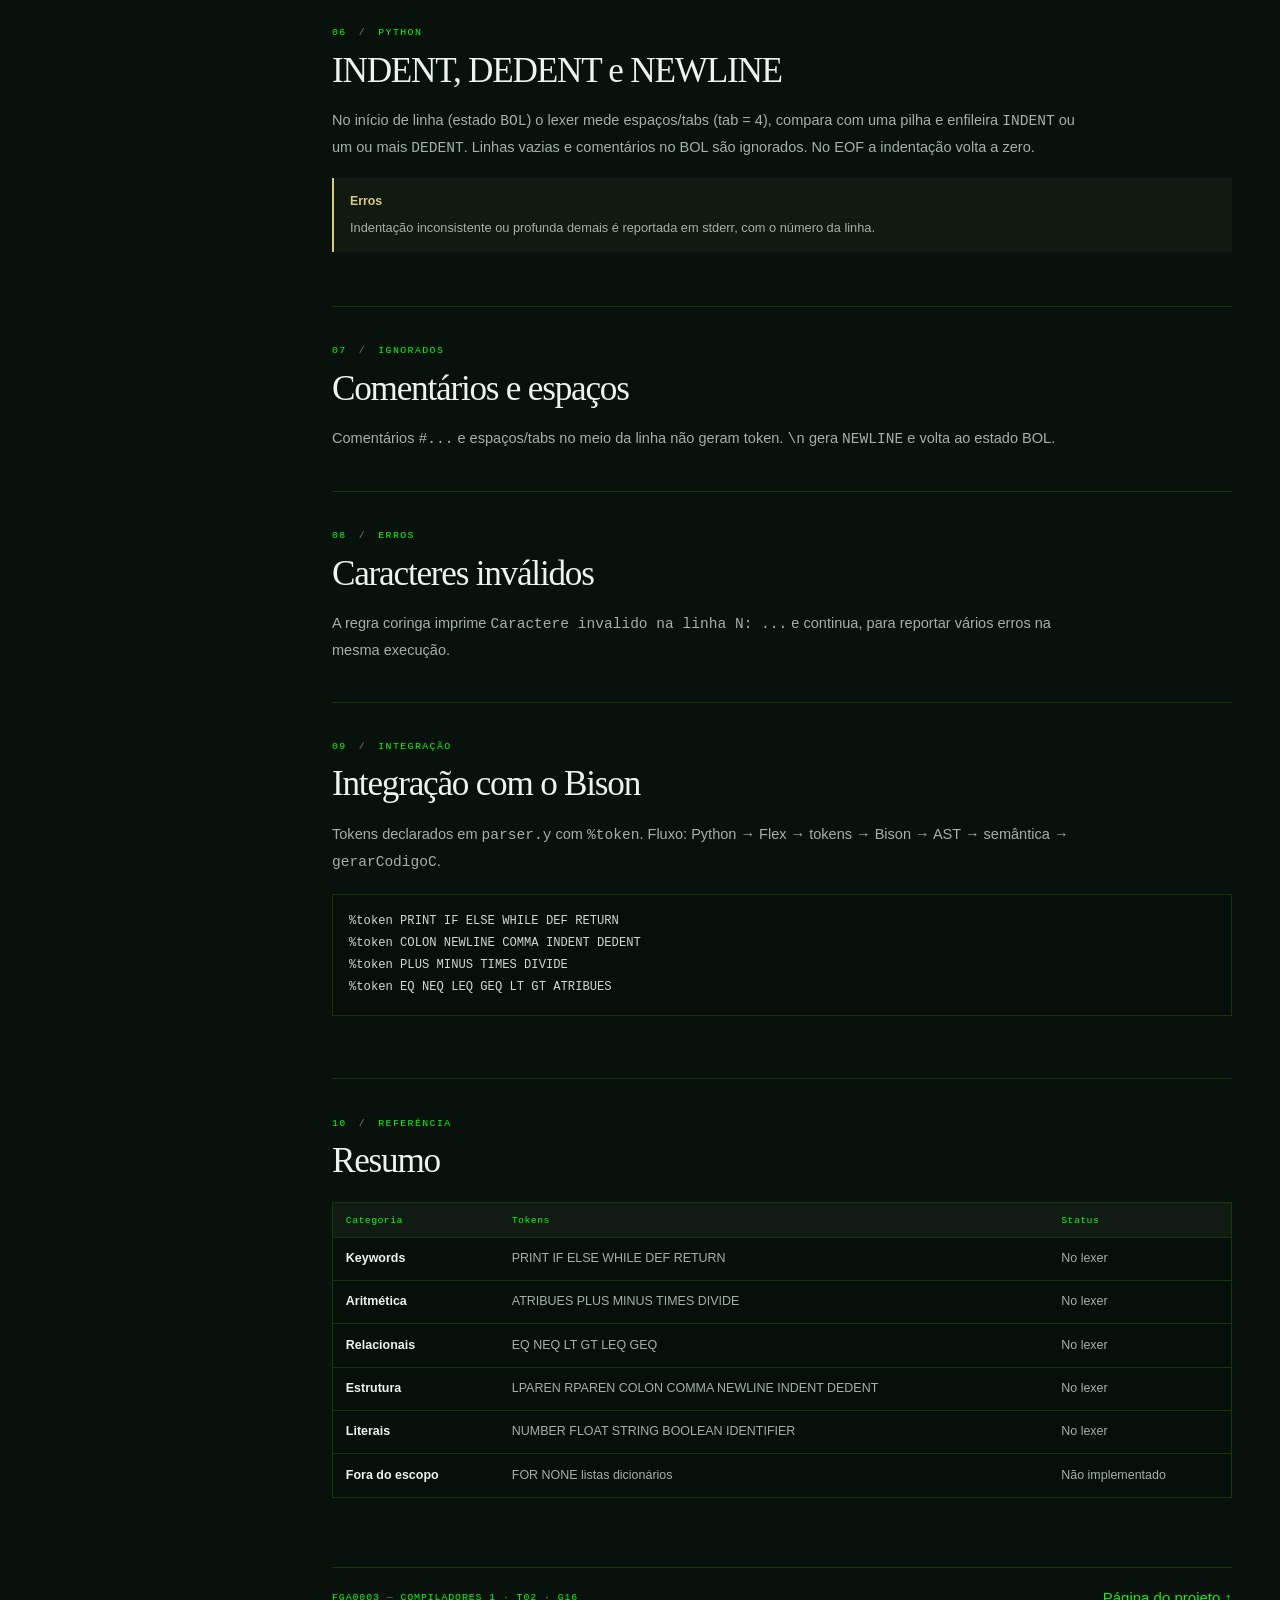
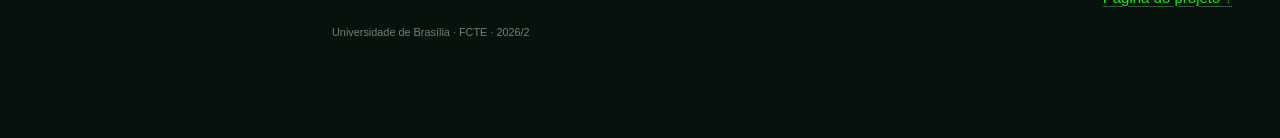
<file: docs/tokens.html>
<!DOCTYPE html>
<html lang="pt-BR">
  <head>
    <meta charset="UTF-8">
    <meta name="viewport" content="width=device-width, initial-scale=1.0">
    <meta name="theme-color" content="#08110c">
    <meta name="description" content="Referência dos tokens reconhecidos pelo analisador léxico.">
    <link rel="stylesheet" href="assets/css/styles.css">
    <title>Tokens | Compiladores 1 — FGA0003</title>
    
  </head>
  <body>
    <header class="site-header">
      <nav class="top-nav" aria-label="Navegação principal">
        <a class="brand" href="index.html"><img class="brand__logo" src="assets/img/unb.jpg" alt="UnB">FGA0003 <span>/</span> COMPILADORES 1</a>
        <button class="nav-toggle" id="nav-toggle" type="button" aria-expanded="false" aria-controls="nav-menu">Menu</button>
        <div class="nav-menu" id="nav-menu">
          <a href="index.html">Projeto</a>
          <a href="planejamento.html">Planejamento</a>
          <a href="sprints.html">Sprints</a>
          <a href="atas.html">Atas</a>
          <a href="decisoes.html">Decisões</a>
          <a href="problemas.html">Problemas</a>
          <a href="tokens.html" class="is-current">Tokens</a>
        </div>
      </nav>
    </header>

    <div class="document-shell" id="inicio">
      <aside class="contents" aria-label="Sumário">
        <p class="contents__heading">NESTA PÁGINA</p>
        <nav class="contents__nav">
          <a href="#visao-geral" class="is-current"><span>00</span> Visão geral</a>
          <a href="#palavras-chave"><span>01</span> Palavras-chave</a>
          <a href="#operadores"><span>02</span> Operadores</a>
          <a href="#delimitadores"><span>03</span> Delimitadores</a>
          <a href="#literais"><span>04</span> Literais</a>
          <a href="#identificadores"><span>05</span> Identificadores</a>
          <a href="#indentacao"><span>06</span> Indentação</a>
          <a href="#comentarios"><span>07</span> Comentários</a>
          <a href="#invalidos"><span>08</span> Inválidos</a>
          <a href="#bison"><span>09</span> Bison</a>
          <a href="#resumo-tokens"><span>10</span> Resumo</a>
        </nav>
        <div class="contents__note">
          <span>PROJETO</span>
          <code>Python → C</code>
          <a class="text-link" href="https://github.com/compiladores-01/Compiladores1-T02.G16">Repositório GitHub</a>
        </div>
      </aside>

      <main class="report">
        <article>
          <header class="report__header">
            <p class="kicker">REFERÊNCIA TÉCNICA <span>/</span> ANÁLISE LÉXICA</p>
            <h1>Documentação dos <em>tokens</em></h1>
            <p class="report__lead">Referência alinhada a compilador/lexer/lexer.l e parser/parser.y do grupo G16 — não ao rascunho antigo de PRs pendentes.</p>
            <div class="metadata">
              <p><span>Lexer</span>Flex</p>
              <p><span>Parser</span>Bison</p>
              <p><span>Arquivo</span>lexer/lexer.l</p>
            </div>
          </header>

          <section class="report-section" id="visao-geral">
            <p class="section-index">00 <span>/</span> FUNDAMENTOS</p>
            <h2>O que são tokens?</h2>
            
            <p>O analisador léxico lê o código caractere a caractere e devolve tokens para o Bison. O wrapper <code>yylex</code> drena uma fila usada para INDENT/DEDENT.</p>
            <div class="code-block">
              <div class="code-block__header"><span>PYTHON</span><span>entrada</span></div>
              <pre><code>x = 10
print(x)</code></pre>
            </div>
            <div class="code-block">
              <div class="code-block__header"><span>TOKENS</span><span>simplificado</span></div>
              <pre><code>IDENTIFIER(x) ATRIBUES NUMBER(10) NEWLINE
PRINT LPAREN IDENTIFIER(x) RPAREN NEWLINE</code></pre>
            </div>
    
          </section>

          <section class="report-section" id="palavras-chave">
            <p class="section-index">01 <span>/</span> TOKENS</p>
            <h2>Palavras-chave</h2>
            
            <div class="table-scroll">
              <table class="document-table">
                <thead><tr><th>Token</th><th>Padrão</th><th>Exemplo</th></tr></thead>
                <tbody>
                  <tr><th><code>PRINT</code></th><td><code>"print"</code></td><td><code>print(x)</code></td></tr>
                  <tr><th><code>IF</code></th><td><code>"if"</code></td><td><code>if n &gt; 4:</code></td></tr>
                  <tr><th><code>ELSE</code></th><td><code>"else"</code></td><td><code>else:</code></td></tr>
                  <tr><th><code>WHILE</code></th><td><code>"while"</code></td><td><code>while x &lt; 10:</code></td></tr>
                  <tr><th><code>DEF</code></th><td><code>"def"</code></td><td><code>def soma(a, b):</code></td></tr>
                  <tr><th><code>RETURN</code></th><td><code>"return"</code></td><td><code>return a + b</code></td></tr>
                </tbody>
              </table>
            </div>
            <div class="callout"><strong>Fora do escopo</strong><p><code>for</code>, <code>None</code>, <code>class</code> e <code>import</code> não são palavras-chave do lexer.</p></div>
    
          </section>

          <section class="report-section" id="operadores">
            <p class="section-index">02 <span>/</span> TOKENS</p>
            <h2>Operadores</h2>
            
            <div class="table-scroll">
              <table class="document-table">
                <thead><tr><th>Token</th><th>Padrão</th><th>Uso</th></tr></thead>
                <tbody>
                  <tr><th><code>ATRIBUES</code></th><td><code>=</code></td><td>Atribuição</td></tr>
                  <tr><th><code>PLUS MINUS TIMES DIVIDE</code></th><td><code>+ - * /</code></td><td>Aritmética; <code>/</code> vira divisão real em C</td></tr>
                  <tr><th><code>EQ NEQ</code></th><td><code>== !=</code></td><td>Igualdade</td></tr>
                  <tr><th><code>LT GT LEQ GEQ</code></th><td><code>&lt; &gt; &lt;= &gt;=</code></td><td>Relacionais (nomes LEQ/GEQ no parser)</td></tr>
                </tbody>
              </table>
            </div>
            <p>Precedência Bison: relacionais abaixo de <code>+</code>/<code>-</code>, que ficam abaixo de <code>*</code>/<code>/</code>.</p>
    
          </section>

          <section class="report-section" id="delimitadores">
            <p class="section-index">03 <span>/</span> TOKENS</p>
            <h2>Delimitadores</h2>
            
            <div class="table-scroll">
              <table class="document-table">
                <thead><tr><th>Token</th><th>Padrão</th><th>Papel</th></tr></thead>
                <tbody>
                  <tr><th><code>LPAREN</code> / <code>RPAREN</code></th><td><code>( )</code></td><td>Chamadas, print e agrupamento</td></tr>
                  <tr><th><code>COLON</code></th><td><code>:</code></td><td>Cabeçalho de if, while e def</td></tr>
                  <tr><th><code>COMMA</code></th><td><code>,</code></td><td>Parâmetros e argumentos</td></tr>
                  <tr><th><code>NEWLINE</code></th><td>quebra de linha</td><td>Termina comando e entra no estado BOL</td></tr>
                </tbody>
              </table>
            </div>
    
          </section>

          <section class="report-section" id="literais">
            <p class="section-index">04 <span>/</span> TOKENS</p>
            <h2>Literais</h2>
            
            <div class="table-scroll">
              <table class="document-table">
                <thead><tr><th>Token</th><th>Padrão</th><th>Valor semântico</th></tr></thead>
                <tbody>
                  <tr><th><code>NUMBER</code></th><td><code>[0-9]+</code></td><td><code>yylval.inteiro</code></td></tr>
                  <tr><th><code>FLOAT</code></th><td><code>[0-9]+\.[0-9]+</code></td><td><code>yylval.real</code></td></tr>
                  <tr><th><code>STRING</code></th><td>aspas simples ou duplas</td><td>lexema copiado, incluindo as aspas</td></tr>
                  <tr><th><code>BOOLEAN</code></th><td><code>True</code>/<code>False</code></td><td>1 ou 0 em <code>yylval.inteiro</code></td></tr>
                </tbody>
              </table>
            </div>
            <div class="callout"><strong>Compatibilidade</strong><p>Identificadores <code>true</code> e <code>false</code> ainda viram BOOLEAN. O padrão Python oficial é <code>True</code>/<code>False</code>.</p></div>
            <div class="callout callout--warning"><strong>Strings</strong><p>O lexer não trata escapes nem string não terminada com mensagem específica: aspas sem fechamento tendem a consumir o restante ou gerar caractere inválido.</p></div>
    
          </section>

          <section class="report-section" id="identificadores">
            <p class="section-index">05 <span>/</span> TOKENS</p>
            <h2>Identificadores</h2>
            
            <p>Padrão <code>[a-zA-Z_][a-zA-Z0-9_]*</code>, depois das palavras-chave. O texto vai para <code>yylval.texto</code>.</p>
            <ul class="document-list">
              <li>Válidos: <code>x</code>, <code>soma</code>, <code>_var</code>.</li>
              <li>Inválidos: <code>1var</code>, <code>var-nome</code>.</li>
            </ul>
    
          </section>

          <section class="report-section" id="indentacao">
            <p class="section-index">06 <span>/</span> PYTHON</p>
            <h2>INDENT, DEDENT e NEWLINE</h2>
            
            <p>No início de linha (estado <code>BOL</code>) o lexer mede espaços/tabs (tab = 4), compara com uma pilha e enfileira <code>INDENT</code> ou um ou mais <code>DEDENT</code>. Linhas vazias e comentários no BOL são ignorados. No EOF a indentação volta a zero.</p>
            <div class="callout callout--warning"><strong>Erros</strong><p>Indentação inconsistente ou profunda demais é reportada em stderr, com o número da linha.</p></div>
    
          </section>

          <section class="report-section" id="comentarios">
            <p class="section-index">07 <span>/</span> IGNORADOS</p>
            <h2>Comentários e espaços</h2>
            
            <p>Comentários <code>#...</code> e espaços/tabs no meio da linha não geram token. <code>\n</code> gera <code>NEWLINE</code> e volta ao estado BOL.</p>
    
          </section>

          <section class="report-section" id="invalidos">
            <p class="section-index">08 <span>/</span> ERROS</p>
            <h2>Caracteres inválidos</h2>
            
            <p>A regra coringa imprime <code>Caractere invalido na linha N: ...</code> e continua, para reportar vários erros na mesma execução.</p>
    
          </section>

          <section class="report-section" id="bison">
            <p class="section-index">09 <span>/</span> INTEGRAÇÃO</p>
            <h2>Integração com o Bison</h2>
            
            <p>Tokens declarados em <code>parser.y</code> com <code>%token</code>. Fluxo: Python → Flex → tokens → Bison → AST → semântica → <code>gerarCodigoC</code>.</p>
            <div class="code-block"><pre><code>%token PRINT IF ELSE WHILE DEF RETURN
%token COLON NEWLINE COMMA INDENT DEDENT
%token PLUS MINUS TIMES DIVIDE
%token EQ NEQ LEQ GEQ LT GT ATRIBUES</code></pre></div>
    
          </section>

          <section class="report-section report-section--last" id="resumo-tokens">
            <p class="section-index">10 <span>/</span> REFERÊNCIA</p>
            <h2>Resumo</h2>
            
            <div class="table-scroll">
              <table class="document-table">
                <thead><tr><th>Categoria</th><th>Tokens</th><th>Status</th></tr></thead>
                <tbody>
                  <tr><th>Keywords</th><td>PRINT IF ELSE WHILE DEF RETURN</td><td>No lexer</td></tr>
                  <tr><th>Aritmética</th><td>ATRIBUES PLUS MINUS TIMES DIVIDE</td><td>No lexer</td></tr>
                  <tr><th>Relacionais</th><td>EQ NEQ LT GT LEQ GEQ</td><td>No lexer</td></tr>
                  <tr><th>Estrutura</th><td>LPAREN RPAREN COLON COMMA NEWLINE INDENT DEDENT</td><td>No lexer</td></tr>
                  <tr><th>Literais</th><td>NUMBER FLOAT STRING BOOLEAN IDENTIFIER</td><td>No lexer</td></tr>
                  <tr><th>Fora do escopo</th><td>FOR NONE listas dicionários</td><td>Não implementado</td></tr>
                </tbody>
              </table>
            </div>
    
          </section>

          <footer class="report-footer">
            <p>FGA0003 <span>—</span> COMPILADORES 1 · T02 · G16</p>
            <a class="text-link" href="index.html">Página do projeto ↑</a>
            <p class="copyright">Universidade de Brasília · FCTE · 2026/2</p>
          </footer>
        </article>
      </main>
    </div>
    <script src="assets/js/main.js"></script>
  </body>
</html>
</file>
<file: docs/assets/css/styles.css>
:root {
  color-scheme: dark;
  --green: #03fd03;
  --green-soft: #0ff00f;
  --page: #08110c;
  --paper: #0e1711;
  --panel: #111d15;
  --ink: #edf4ee;
  --muted: #a3b2a6;
  --quiet: #6f8274;
  --rule: rgba(102, 248, 4, 0.16);
  --serif: Georgia, "Times New Roman", serif;
  --sans: "Segoe UI", Arial, sans-serif;
  --mono: "Cascadia Code", Consolas, "Courier New", monospace;
}

* { box-sizing: border-box; margin: 0; padding: 0; }
html { scroll-behavior: smooth; scroll-padding-top: 6rem; }
body { min-width: 320px; background: var(--page); color: var(--muted); font: 400 15px/1.8 var(--sans); }
a { color: inherit; text-decoration: none; }
button { color: inherit; font: inherit; }
::selection { background: var(--green); color: #061008; }
:focus-visible { outline: 2px solid var(--green); outline-offset: 4px; }

.site-header { position: sticky; z-index: 10; top: 0; border-bottom: 1px solid var(--rule); background: rgba(8, 17, 12, .94); backdrop-filter: blur(14px); }
.top-nav { display: flex; width: min(1440px, calc(100% - 3rem)); min-height: 4.25rem; align-items: center; justify-content: space-between; gap: 1.5rem; margin-inline: auto; }
.brand { display: flex; align-items: center; gap: .7rem; color: var(--ink); font: 700 .76rem var(--mono); letter-spacing: .08em; }
.brand__logo { width: 1.7rem; height: 1.7rem; object-fit: contain; background: #fff; }
.brand span { padding-inline: .35rem; color: var(--green); }
.nav-menu { display: flex; flex-wrap: wrap; align-items: center; justify-content: flex-end; gap: .35rem .9rem; }
.nav-menu a { color: var(--muted); font-size: .7rem; transition: color .2s; }
.nav-menu a:hover, .nav-menu a.is-current { color: var(--green); }
.nav-toggle { display: none; border: 1px solid var(--rule); border-radius: .25rem; background: transparent; padding: .4rem .7rem; color: var(--green); cursor: pointer; font: .72rem var(--mono); }

.document-shell { display: grid; width: min(1440px, 100%); grid-template-columns: 220px minmax(0, 900px); justify-content: center; gap: clamp(2rem, 5vw, 5rem); margin-inline: auto; padding: 3.5rem 2rem 6rem; }
.contents { position: sticky; top: 7rem; align-self: start; padding-top: .5rem; }
.contents__heading, .contents__note > span:first-child { color: var(--quiet); font: .66rem var(--mono); letter-spacing: .14em; }
.contents__nav { display: grid; gap: .1rem; margin-top: 1rem; }
.contents__nav a { display: grid; grid-template-columns: 2rem 1fr; gap: .55rem; border-left: 1px solid var(--rule); padding: .42rem .6rem; color: var(--muted); font-size: .76rem; transition: color .2s, border-color .2s; }
.contents__nav a span { color: var(--quiet); font: .65rem var(--mono); }
.contents__nav a:hover, .contents__nav a.is-current { border-color: var(--green); color: var(--green-soft); }
.contents__nav a.is-current span { color: var(--green); }
.contents__note { display: grid; gap: .45rem; margin-top: 3rem; padding-top: 1rem; border-top: 1px solid var(--rule); }
.contents__note code { color: var(--ink); font: .76rem var(--mono); }
.contents__status { display: flex; align-items: center; gap: .45rem; margin-top: .25rem; color: var(--quiet); font-size: .68rem; }
.contents__status span { width: .42rem; height: .42rem; border-radius: 50%; background: var(--green); box-shadow: 0 0 10px rgba(115, 229, 161, .6); }

.report { min-width: 0; }
.report__header { padding: .75rem 0 2rem; }
.kicker, .section-index { color: var(--green); font: .68rem var(--mono); letter-spacing: .14em; }
.kicker span, .section-index span { padding-inline: .3rem; color: var(--quiet); }
.report h1 { max-width: 780px; margin: 1.25rem 0 1rem; color: var(--ink); font: 500 clamp(2.4rem, 5.2vw, 4.4rem)/1.12 var(--serif); letter-spacing: -.055em; opacity: 0; animation: title-reveal 1.4s ease forwards, title-flicker 2.6s steps(1, end) 1.2s infinite alternate; text-shadow: 0 0 0 rgba(0, 0, 0, 0); }
.report h1 em { color: var(--green); font-weight: 400; text-shadow: 0 0 12px rgba(3, 253, 3, 0.25); animation: title-glow 2.2s ease-in-out infinite alternate; }
.report__lead { max-width: 710px; color: #b7c5b9; font: 1.06rem/1.8 var(--serif); }
.metadata { display: flex; flex-wrap: wrap; gap: 1.3rem 3rem; margin-top: 1.7rem; padding-top: 1rem; border-top: 1px solid var(--rule); }
.metadata p { display: grid; gap: .15rem; color: var(--ink); font-size: .74rem; }
.metadata p span { color: var(--quiet); font: .62rem var(--mono); letter-spacing: .08em; text-transform: uppercase; }

.computer-stage { position: relative; display: grid; min-height: 380px; place-items: center; overflow: hidden; margin: .5rem 0 3rem; border: 1px solid var(--rule); background: radial-gradient(ellipse at 50% 70%, rgba(52, 124, 77, .14), transparent 58%), #0a130d; }
.code-rain { position: absolute; inset: 0; display: flex; justify-content: space-around; overflow: hidden; color: rgba(115, 229, 161, .2); font: .62rem/2 var(--mono); }
.code-rain span { align-self: flex-start; writing-mode: vertical-rl; animation: code-drift 14s linear infinite; }
.code-rain span:nth-child(2) { animation-delay: -5s; opacity: .65; }
.code-rain span:nth-child(3) { animation-delay: -10s; opacity: .45; }
.computer { position: relative; z-index: 1; width: min(470px, 78%); margin-top: -.5rem; filter: drop-shadow(0 18px 22px rgba(0, 0, 0, .35)); }
.computer__screen { overflow: hidden; border: 7px solid #29352c; border-radius: .55rem .55rem .2rem .2rem; background: #0a100c; box-shadow: 0 0 0 1px #526454, 0 0 35px rgba(86, 220, 135, .12); }
.editor-bar { display: flex; height: 2rem; align-items: center; gap: .38rem; border-bottom: 1px solid #26352a; background: #121b14; padding-inline: .7rem; }
.editor-bar > span { width: .42rem; height: .42rem; border: 1px solid #64836b; border-radius: 50%; }
.editor-bar > span:first-child { background: #8cdc9e; }
.editor-bar p { margin-left: .5rem; color: #8da291; font: .58rem var(--mono); }
.editor-content { padding: .75rem .7rem 1rem; color: #c4d2c5; font: clamp(.52rem, 1.4vw, .72rem)/1.9 var(--mono); }
.editor-content p { white-space: pre; }
.line-number { display: inline-block; width: 2rem; color: #516557; user-select: none; }
.syntax-tag { color: #8bd5a0; }
.syntax-attr, .syntax-class { color: #d7cd82; }
.syntax-string { color: #d2a675; }
.cursor { color: var(--green); animation: blink 1s steps(2, start) infinite; }
.computer__chin { display: flex; justify-content: center; gap: .4rem; border-inline: 1px solid #526454; background: linear-gradient(#354338, #202c23); padding: .38rem; color: #aeb9af; font: .48rem var(--mono); letter-spacing: .13em; }
.computer__chin span { color: var(--green); }
.computer__stand { width: 22%; height: 1.8rem; margin-inline: auto; background: linear-gradient(90deg, transparent, #536355 30%, #536355 70%, transparent); clip-path: polygon(20% 0, 80% 0, 100% 100%, 0 100%); }
.computer__base { width: 40%; height: .45rem; margin: -.05rem auto 0; border-radius: 50% 50% .2rem .2rem; background: linear-gradient(#566658, #28352a); }
.computer-caption { position: absolute; right: 1rem; bottom: .7rem; left: 1rem; color: var(--quiet); font: .58rem var(--mono); letter-spacing: .08em; text-align: center; }
.computer-caption span { padding-left: .5rem; color: #87988a; letter-spacing: 0; }

.report-section { padding: 2.4rem 0; border-top: 1px solid var(--rule); scroll-margin-top: 5.5rem; }
.report-section--last { padding-bottom: 2.8rem; }
.section-index { margin-bottom: .65rem; font-size: .62rem; }
.report-section h2 { margin-bottom: .9rem; color: var(--ink); font: 500 clamp(1.7rem, 3vw, 2.2rem)/1.25 var(--serif); letter-spacing: -.035em; }
.report-section h3 { margin: 1.35rem 0 .4rem; color: var(--green-soft); font: 600 .9rem var(--sans); }
.report-section > p:not(.section-index) { max-width: 760px; margin-top: .6rem; font-size: .91rem; }
.report-section .keywords { margin-top: 1rem; color: var(--quiet); font-size: .78rem !important; }
.keywords strong { color: var(--green-soft); font-weight: 500; }
blockquote { margin: 1.4rem 0 .2rem; border-left: 2px solid var(--green); padding: .5rem 1rem; color: #c4d4c7; font: italic 1.05rem/1.7 var(--serif); }
.numbered-list { display: grid; gap: .55rem; margin: .75rem 0 0 1.3rem; padding-left: .5rem; }
.numbered-list li { padding-left: .3rem; font-size: .88rem; }
.numbered-list li::marker { color: var(--green); font-family: var(--mono); font-size: .78rem; }

.technology-list { display: grid; grid-template-columns: repeat(3, 1fr); gap: .8rem; margin: 1.5rem 0; }
.technology-list > div { min-height: 150px; border: 1px solid var(--rule); background: linear-gradient(145deg, rgba(115, 229, 161, .055), transparent 65%); padding: 1rem; }
.tech-label { color: var(--green); font: .58rem var(--mono); letter-spacing: .12em; }
.technology-list h3 { margin: .65rem 0 .4rem; color: var(--ink); font: 500 1.15rem var(--serif); }
.technology-list p { color: var(--muted); font-size: .74rem; line-height: 1.65; }

.code-block { overflow: hidden; margin: 1.2rem 0 1.5rem; border: 1px solid var(--rule); background: #080e0a; }
.code-block__header { display: flex; justify-content: space-between; gap: 1rem; border-bottom: 1px solid var(--rule); background: #111a13; padding: .6rem .8rem; color: var(--green); font: .6rem var(--mono); letter-spacing: .07em; }
.code-block__header span:last-child { color: var(--quiet); letter-spacing: 0; }
.code-block pre { overflow-x: auto; padding: 1rem; color: #cfdbd0; font: .76rem/1.8 var(--mono); tab-size: 2; }
.tree-folder { color: var(--green); }
.tree-file { color: #d8cf91; }
.code-comment { color: #74867a; }
.project-index { margin-top: 1.2rem; border-top: 1px solid var(--rule); }
.project-index p { display: grid; grid-template-columns: 3rem 1fr auto; gap: .8rem; align-items: baseline; border-bottom: 1px solid var(--rule); padding: .7rem .2rem; font-size: .78rem; }
.project-index span { color: var(--green); font: .68rem var(--mono); }
.project-index strong { color: var(--ink); font-weight: 500; text-align: right; }
.references { display: grid; gap: .7rem; margin: 1rem 0 0 1.2rem; padding-left: .5rem; }
.references li { padding-left: .3rem; font-size: .82rem; }
.references li::marker { color: var(--green); }
.references a { color: var(--green-soft); text-decoration: underline; text-decoration-color: rgba(115, 229, 161, .35); text-underline-offset: .2em; }
.references a:hover { text-decoration-color: var(--green); }

.report-footer { position: relative; display: flex; flex-wrap: wrap; align-items: center; justify-content: space-between; gap: .8rem 1rem; border-top: 1px solid var(--rule); padding-top: 1rem; }
.report-footer > p:first-child { color: var(--green); font: .62rem var(--mono); letter-spacing: .09em; }
.report-footer > p:first-child span { color: var(--quiet); }
.copyright { width: 100%; color: var(--quiet); font-size: .68rem; }

@keyframes title-reveal {
  0% {
    opacity: 0;
    filter: blur(10px);
    transform: translateY(12px);
    clip-path: inset(0 100% 0 0);
  }
  35% {
    opacity: 0.5;
    filter: blur(5px);
    transform: translateY(7px);
    clip-path: inset(0 45% 0 0);
  }
  100% {
    opacity: 1;
    filter: blur(0);
    transform: translateY(0);
    clip-path: inset(0 0 0 0);
  }
}

@keyframes title-flicker {
  0%, 18%, 24%, 48%, 52%, 100% {
    opacity: 1;
    text-shadow: 0 0 0 rgba(3, 253, 3, 0);
  }
  19%, 23% {
    opacity: 0.78;
    text-shadow: 0 0 12px rgba(3, 253, 3, 0.18);
  }
  49%, 51% {
    opacity: 0.9;
    text-shadow: 0 0 16px rgba(3, 253, 3, 0.24);
  }
}

@keyframes title-glow {
  from {
    filter: brightness(1);
    text-shadow: 0 0 10px rgba(3, 253, 3, 0.2);
  }
  to {
    filter: brightness(1.18);
    text-shadow: 0 0 18px rgba(3, 253, 3, 0.5);
  }
}

@keyframes blink { to { visibility: hidden; } }
@keyframes code-drift { from { transform: translateY(-35%); } to { transform: translateY(45%); } }

@media (max-width: 1200px) {
  .top-nav { flex-wrap: wrap; min-height: auto; padding-block: .7rem; }
  .nav-menu { width: 100%; justify-content: flex-start; }
}

@media (max-width: 900px) {
  .document-shell { grid-template-columns: 175px minmax(0, 1fr); gap: 2rem; padding-inline: 1.5rem; }
  .contents__nav a { grid-template-columns: 1.7rem 1fr; gap: .35rem; font-size: .7rem; }
}

@media (max-width: 680px) {
  html { scroll-padding-top: 5rem; }
  .top-nav { width: calc(100% - 2rem); min-height: 3.8rem; }
  .brand { font-size: .65rem; }
  .nav-toggle { display: block; }
  .nav-menu { position: absolute; top: calc(100% + .35rem); right: 1rem; left: 1rem; display: none; align-items: stretch; gap: 0; border: 1px solid var(--rule); background: var(--paper); padding: .4rem; }
  .nav-menu.is-open { display: grid; }
  .nav-menu a { padding: .65rem; }
  .document-shell { display: block; padding: 1.8rem 1rem 4rem; }
  .contents { position: static; margin-bottom: 2rem; padding: .9rem; border: 1px solid var(--rule); background: rgba(14, 23, 17, .75); }
  .contents__nav { grid-template-columns: repeat(2, minmax(0, 1fr)); gap: .1rem .5rem; margin-top: .5rem; }
  .contents__nav a { grid-template-columns: 1.7rem 1fr; }
  .contents__note { grid-template-columns: 1fr auto; align-items: center; margin-top: .7rem; padding-top: .7rem; }
  .contents__status { grid-column: 1 / -1; }
  .report__header { padding-top: 0; }
  .report h1 { font-size: clamp(2.2rem, 10vw, 3.2rem); }
  .report__lead { font-size: .98rem; }
  .metadata { gap: .8rem 1.2rem; }
  .metadata p { font-size: .68rem; }
  .computer-stage { min-height: 300px; margin-top: .5rem; }
  .computer { width: 85%; }
  .technology-list { grid-template-columns: 1fr; gap: .55rem; }
  .technology-list > div { min-height: auto; }
  .project-index p { grid-template-columns: 2.3rem 1fr; gap: .5rem; }
  .project-index strong { grid-column: 2; text-align: left; }
}

@media (prefers-reduced-motion: reduce) {
  *, *::before, *::after { scroll-behavior: auto !important; animation-duration: .01ms !important; animation-iteration-count: 1 !important; transition-duration: .01ms !important; }
}

.text-link { color: var(--green-soft); text-decoration: underline; text-decoration-color: rgba(115, 229, 161, .35); text-underline-offset: .2em; }
.text-link:hover { color: var(--green); text-decoration-color: var(--green); }
.inline-code { border: 1px solid var(--rule); background: rgba(115, 229, 161, .06); padding: .08rem .3rem; color: var(--green-soft); font: .82em var(--mono); }
.syntax-comment { color: #74867a; }
.table-scroll { overflow-x: auto; margin: 1.2rem 0 1.5rem; border: 1px solid var(--rule); }
.document-table { width: 100%; border-collapse: collapse; background: rgba(8, 14, 10, .45); font-size: .78rem; line-height: 1.6; text-align: left; }
.document-table th, .document-table td { min-width: 6rem; border-bottom: 1px solid var(--rule); padding: .7rem .8rem; vertical-align: top; }
.document-table thead th { background: #111a13; color: var(--green); font: .62rem var(--mono); letter-spacing: .04em; }
.document-table tbody th { color: var(--ink); font-weight: 600; }
.document-table tbody td { color: var(--muted); }
.document-table tbody tr:last-child th, .document-table tbody tr:last-child td { border-bottom: 0; }
.document-table code, .callout code { color: var(--green-soft); font: .92em var(--mono); }
.document-table a { color: var(--green-soft); text-decoration: underline; text-underline-offset: .15em; }
.callout { margin: 1rem 0; border-left: 2px solid var(--green); background: rgba(115, 229, 161, .045); padding: .8rem 1rem; }
.callout strong { display: block; margin-bottom: .2rem; color: var(--green-soft); font-size: .77rem; }
.callout p { font-size: .8rem; }
.callout--warning { border-left-color: #d7cd82; background: rgba(215, 205, 130, .045); }
.callout--warning strong { color: #d7cd82; }
.document-list { display: grid; gap: .45rem; margin: .7rem 0 1.2rem 1.3rem; padding-left: .5rem; }
.document-list li { padding-left: .25rem; font-size: .85rem; }
.document-list li::marker { color: var(--green); }
.example-grid { display: grid; grid-template-columns: repeat(2, minmax(0, 1fr)); gap: .8rem; margin-top: 1rem; }
.example-grid > div { min-width: 0; border: 1px solid var(--rule); background: #080e0a; }
.example-grid h3 { margin: 0; border-bottom: 1px solid var(--rule); padding: .6rem .8rem; color: var(--green); font: .63rem var(--mono); }
.example-grid pre { overflow-x: auto; padding: .8rem; color: #cfdbd0; font: .72rem/1.8 var(--mono); }
.document-links { margin-top: 1.5rem !important; }

@media (max-width: 680px) {
  .example-grid { grid-template-columns: 1fr; }
  .document-table { min-width: 560px; }
}

.hero-logos { display: grid; place-items: center; margin: .5rem 0 2.4rem; border: 1px solid var(--rule); background: radial-gradient(ellipse at 50% 70%, rgba(52, 124, 77, .14), transparent 58%), #0a130d; padding: 1.6rem 1rem; }
.hero-logos img { width: min(720px, 100%); height: auto; }
.pipeline { display: grid; grid-template-columns: repeat(7, minmax(0, 1fr)); gap: .45rem; margin: 1.2rem 0 1.6rem; }
.pipeline > div { min-width: 0; border: 1px solid var(--rule); background: rgba(115, 229, 161, .045); padding: .7rem .55rem; text-align: center; }
.pipeline strong { display: block; color: var(--ink); font: 600 .72rem var(--sans); }
.pipeline span { color: var(--quiet); font: .58rem var(--mono); }
.doc-grid { display: grid; grid-template-columns: repeat(2, minmax(0, 1fr)); gap: .8rem; margin: 1.2rem 0; }
.doc-card { display: grid; gap: .35rem; border: 1px solid var(--rule); background: linear-gradient(145deg, rgba(115, 229, 161, .055), transparent 65%); padding: 1rem; color: inherit; }
.doc-card:hover { border-color: var(--green); }
.doc-card span { color: var(--green); font: .58rem var(--mono); letter-spacing: .1em; }
.doc-card strong { color: var(--ink); font: 500 1.05rem var(--serif); }
.doc-card p { color: var(--muted); font-size: .78rem; }
.team-grid { display: grid; grid-template-columns: repeat(3, minmax(0, 1fr)); gap: .8rem; margin: 1.2rem 0; }
.team-card { border: 1px solid var(--rule); padding: 1rem; }
.team-card span { color: var(--green); font: .58rem var(--mono); }
.team-card h3 { margin: .4rem 0 .2rem; color: var(--ink); font: 500 1.15rem var(--serif); }
.team-card p { font-size: .78rem; }
.status-list { display: grid; gap: .55rem; margin-top: 1rem; }
.status-list li { display: grid; grid-template-columns: 7.5rem 1fr; gap: .8rem; border: 1px solid var(--rule); padding: .65rem .8rem; font-size: .82rem; }
.badge { align-self: start; color: var(--green); font: .62rem var(--mono); letter-spacing: .06em; }
.badge--warn { color: #d7cd82; }
.checklist { display: grid; gap: .4rem; margin: .8rem 0 1.2rem; }
.checklist li { list-style: none; padding-left: 0; font-size: .85rem; }
.checklist .done { color: var(--green-soft); }
.checklist .open { color: #d7cd82; }
.accordion { display: grid; gap: .55rem; margin: 1rem 0 1.4rem; }
.accordion details { border: 1px solid var(--rule); background: rgba(8, 14, 10, .35); }
.accordion summary { cursor: pointer; list-style: none; padding: .85rem 1rem; color: var(--ink); font: 500 .95rem var(--serif); }
.accordion summary::-webkit-details-marker { display: none; }
.accordion summary::after { float: right; color: var(--green); content: "+"; font: .8rem var(--mono); }
.accordion details[open] summary::after { content: "–"; }
.accordion .accordion__body { padding: 0 1rem 1rem; }
.meta-row { display: flex; flex-wrap: wrap; gap: .5rem 1.2rem; margin: .4rem 0 1rem; color: var(--quiet); font: .68rem var(--mono); }
.external-link { display: inline-flex; align-items: center; gap: .4rem; margin-top: 1rem; color: var(--green-soft); font: .75rem var(--mono); }

@media (max-width: 980px) {
  .pipeline { grid-template-columns: repeat(4, minmax(0, 1fr)); }
  .team-grid { grid-template-columns: 1fr; }
}

@media (max-width: 680px) {
  .pipeline, .doc-grid { grid-template-columns: 1fr; }
  .status-list li { grid-template-columns: 1fr; }
  .brand__logo { width: 1.4rem; height: 1.4rem; }
}
</file>
